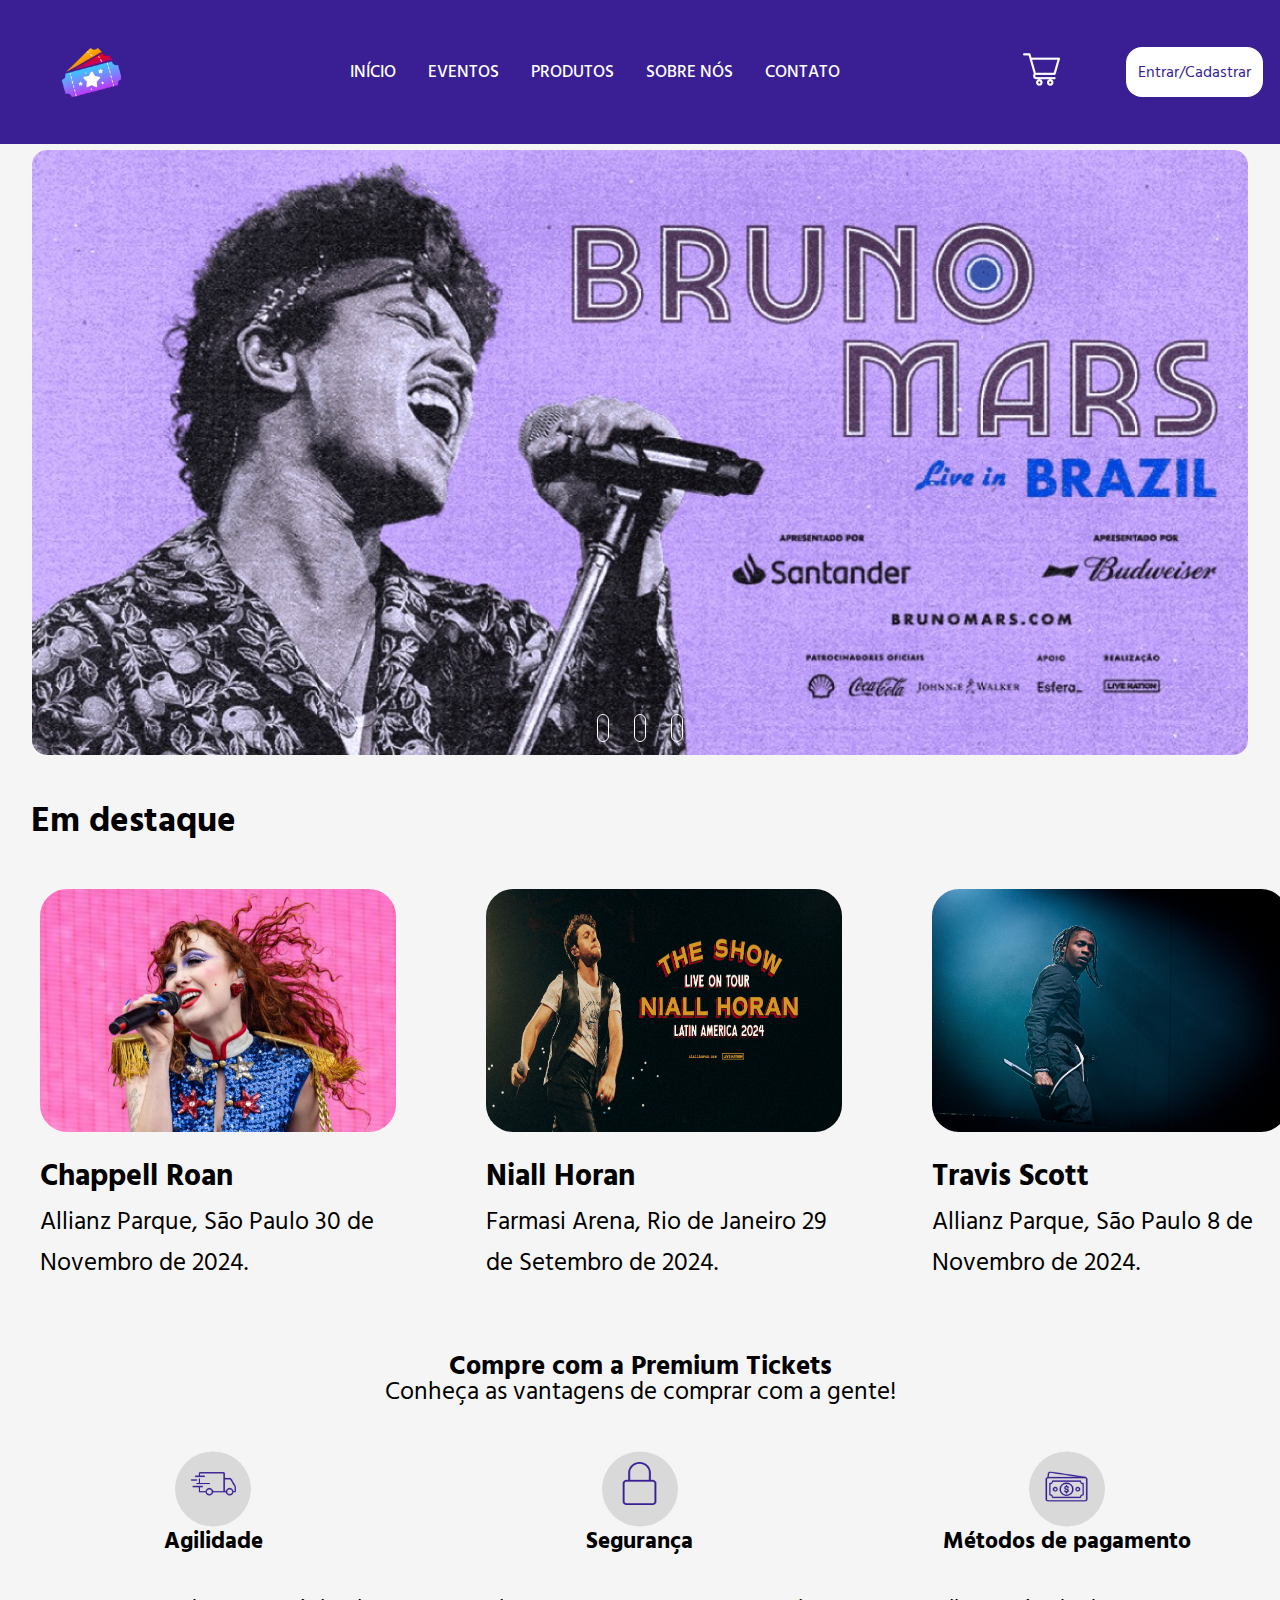
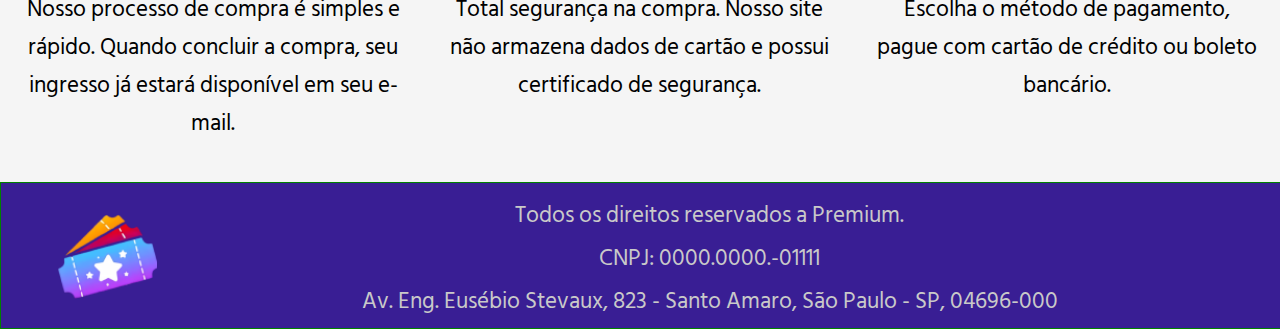
<file: index.html>
<!DOCTYPE html>
<html lang="pt-br">
<head>
    <meta charset="UTF-8">
    <meta name="viewport" content="width=device-width, initial-scale=1.0">
    <title>Início</title>
    <link rel="shortcut icon" href="imgs/favicon.ico" type="image/x-icon">
    <link rel="stylesheet" href="/src/styles/reset.css">
    <link rel="stylesheet" href="/src/styles/root.css">
    <link rel="stylesheet" href="/src/styles/styleNavFooter.css">
    <link rel="stylesheet" href="/src/styles/styleHome.css">
    <!-- MEDIA QUERIES -->
    <!-- <link rel="stylesheet" href="../styles/mediaQueries/mediaQueries_Index.css"> -->
    <link rel="stylesheet" href="/src/styles/mediaQueries/mediaQueries_NavAndFooter.css">
    <link rel="stylesheet" href="/src/styles/mediaQueries/mediaQueries_Index.css">
</head>
<body>
    <nav>
        <div class="container_img">
            <img src="/assets/geral_icons/logo.png" alt="">
        </div>

        <div class="container_nav__a">
            <a href="/index.html">INÍCIO</a>
            <a href="/src/html/eventos.html">EVENTOS</a>
            <a href="/src/html/produtosEventos.html">PRODUTOS</a>
            <a href="/src/html/sobreNos.html">SOBRE NÓS</a>
            <a href="/src/html/contato.html">CONTATO</a>
        </div>

        <!-- AQUI ABRE O CARRINHO DE COMPRAS -->
        <div class="container_nav__icon_shoppingCart">
          <input type="image" src="/assets/geral_icons/icon_shoppingCart.png">
        </div>

        <div class="container_nav__button_cadastro">
            <a href="/src/html/login.html">Entrar/Cadastrar</a>
        </div>
    </nav>
    <!-- MAIN -->
    <main>
      <!-- CONTAINER SLIDE -->
        <div class="slider">
          <div class="slides">
            <!-- Radio buttons/ botões de opções-->
            <input type="radio" name="radio-btn" id="radio1" checked>
            <input type="radio" name="radio-btn" id="radio2">
            <input type="radio" name="radio-btn" id="radio3">
            <!-- Fim Radio Buttons -->
    
            <!-- Slide imagens -->
            <div class="slide first">
              <a href=""><img src="assets/imgs/imgs_page_home/Evento_BrunoMars.png" alt="brunoMars"></a>
              <!-- colocar o link da pag de evento do brunin -->
            </div>
            <div class="slide">
              <a href=""><img src="assets/imgs/imgs_page_home/Evento_Niall.png" alt="niall"></a> <!-- colocar o link da pag de evento do Niall -->
            </div>
            <div class="slide">
              <a href=""><img src="assets/imgs/imgs_page_home/Evento_Lollapalooza.png" alt="lollapalooza"></a>
              <!-- colocar o link da pag de evento do lola -->
            </div>
            <!-- Fim Slide imagens -->
    
            <!-- Navegação automatica -->
            <div class="navegation-auto">
              <div class="auto-btn1"></div>
              <div class="auto-btn2"></div>
              <div class="auto-btn3"></div>
            </div>
    
          </div>
        </div>
    
        <div class="manual-navegation">
          <label for="radio1" class="manual-btn"></label>
          <label for="radio2" class="manual-btn"></label>
          <label for="radio3" class="manual-btn"></label>
        </div>
    
        </div>

        <!-- SCRIPT DO SLIDE -->
        <script src="/src/js/carousel_home.js"></script>
        </main>
        <h2>Em destaque</h2>
  <div class="destaque">
    <div class="eventos">
      <a href=""><img src="assets/imgs/imgs_page_home/chappell_Roan.png" alt="chappel" class="img-evento"></a>
      <!--colocar a pag de evento deles-->
      <h3>Chappell Roan</h3>
      <p>Allianz Parque, São Paulo
        30 de Novembro de 2024.</p>
    </div>
    <div class="eventos">
      <a href=""><img src="assets/imgs/imgs_page_home/Evento_Niall.png" alt="niall" class="img-evento"></a>
      <!--colocar a pag de evento deles-->
      <h3>Niall Horan</h3>
      <p>Farmasi Arena, Rio de Janeiro
        29 de Setembro de 2024.</p>
    </div>
    <div class="eventos">
      <a href=""><img src="assets/imgs/imgs_page_home/travis_scott.jpg" alt="travis" class="img-evento"></a>
      <!--colocar a pag de evento deles-->
      <h3>Travis Scott</h3>
      <p>Allianz Parque, São Paulo
        8 de Novembro de 2024.</p>
    </div>
  </div>

  <div class="detalhes">
    <h1>Compre com a Premium Tickets</h1>
    <p>Conheça as vantagens de comprar com a gente!</p>
  </div>

<!-- agilidade, segurança e metodos de pagamento -->
  <div class="detalhes-icones">
    <div class="icones">
      <div class="circulo"></div>
      <img src="/assets/geral_icons/icone_agilidade.png" alt="agilidade" width="37" height="37" class="icone" style="top: 6%;">
      <h3>Agilidade</h3>
      <p>Nosso processo de compra é simples e rápido. Quando concluir a compra, seu ingresso já estará disponível em seu e-mail.</p>
    </div>
    <div class="icones">
      <div class="circulo"></div>
      <img src="/assets/geral_icons/icone_seguranca.png" alt="segurança" width="25" height="29" class="icone" style="top: 6%;" >
      <h3>Segurança</h3>
      <p>Total segurança na compra. Nosso site não armazena dados de cartão e possui certificado de segurança.</p>
    </div>
    <div class="icones">
      <div class="circulo"></div>
      <img src="/assets/geral_icons/icone_pagamento.png" alt="metodo-pagamento" width="32" height="32" class="icone" style="top: 7%;">
      <h3>Métodos de pagamento</h3>
      <p>Escolha o método de pagamento, pague com cartão de crédito ou boleto bancário.</p>
    </div>
  </div>

  <!-- FOOTER -->
  <footer>
    <div class="container_img">
        <img src="/assets/geral_icons/logo.png" alt="">
    </div>
    <div class="container_infos_footer">
        <div class="infos_footer__direitos">
          <p>
              Todos os direitos reservados a Premium. 
          </p>
        </div>
        <div class="infos_footer__cnpj">
          <p>
              CNPJ: 0000.0000.-01111 
          </p>
        </div>
          <div class="infos_footer__endereco">
            <p>
              Av. Eng. Eusébio Stevaux, 823 - Santo Amaro, São Paulo - SP, 04696-000
            </p>
          </div>
    </div>
  </footer>
</body>
</html>
</file>
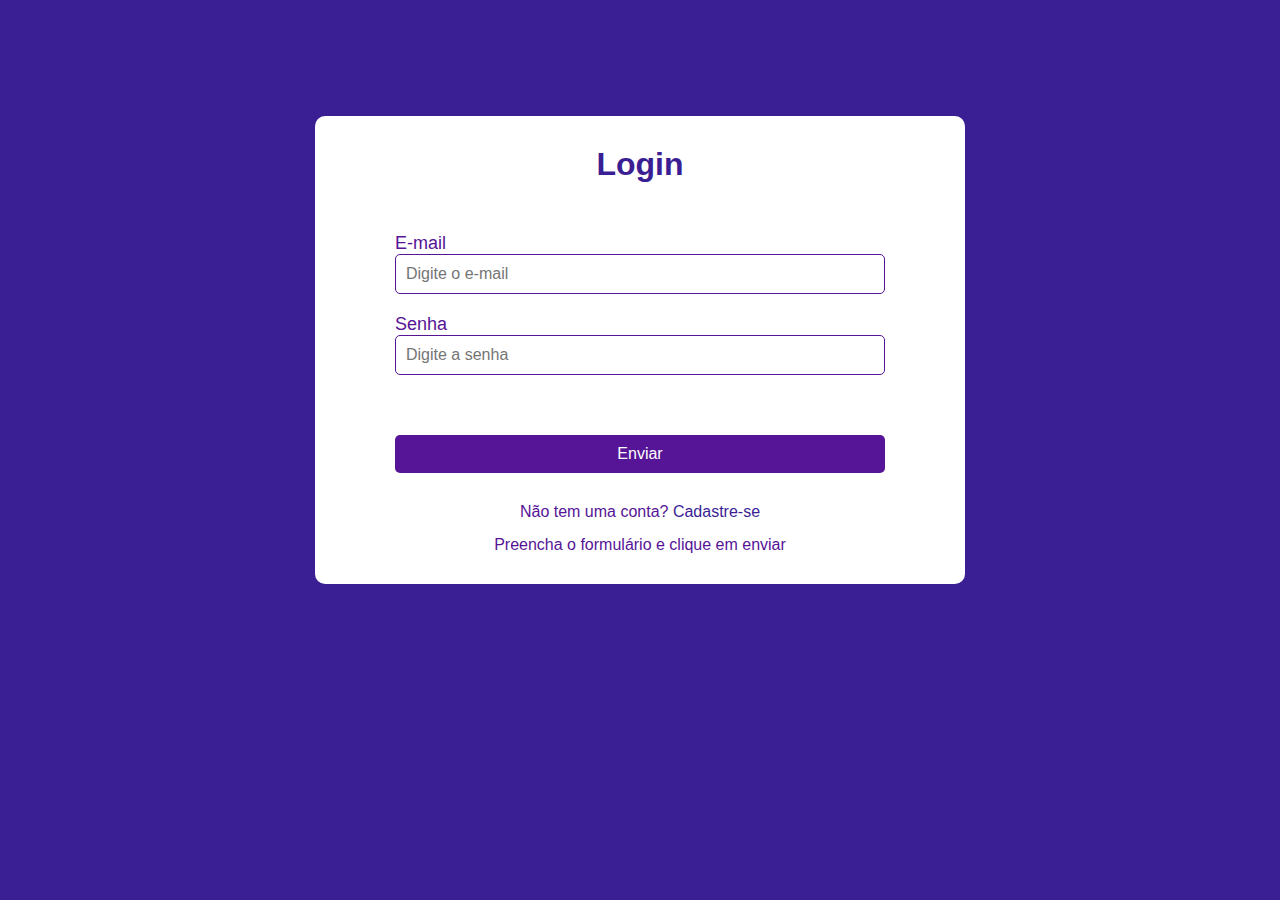
<file: login.html>
<!DOCTYPE html>
<html lang="pt-br">
<head>
    <meta charset="UTF-8">
    <meta name="viewport" content="width=device-width, initial-scale=1.0">
    <title>Login</title>
    <link rel="stylesheet" href="/styles/root.css">
    <link rel="stylesheet" href="/styles/auth.css"><!--auth.css – Abreviação de autenticação-->
    <script> // js para verificar o email antes de mandar para o BD
        function validarForm() { //essa função verifica se o email é valido
            var val = document.getElementById("valido");
            try {
                var y = document.forms["meuForm"]["email"].value;
                var atpos = y.indexOf("@");
                var dotpos = y.lastIndexOf(".");
                if (atpos < 1 || dotpos < atpos + 2 || dotpos + 2 >= y.length) {
                    throw "Digite um e-mail válido!";
                }
                return true;
            } catch (err) {
                val.style.color = "#FF0000";
                val.innerHTML = "Erro: " + err;
                return false;
            } // fim do catch
        } //fim da função
    </script>
</head>

<body>
    <div class="container">
        <div class="login">
            <h1>Login</h1>
            <form method="post" action="" name="meuForm" onsubmit="return validarForm();">
                <!--chama a função--><!-- TENHO Q colocar a action, para onde o dados do form serao enviados-->
                <div class="grupo">
                    <label for="email">E-mail </label> <br>
                    <input type="text" name="email" placeholder="Digite o e-mail" maxlength="50" class="input-espaco"
                        required>
                    <br>
                    <label for="senha">Senha </label> <br>
                    <input type="password" name="senha" placeholder="Digite a senha" maxlength="20" class="input-espaco"
                        required>
                    </p>
                </div>
                <input class="botao" type="submit" value="Enviar">

            </form>
            <p>Não tem uma conta? <a href="cadastrese.html">Cadastre-se</a></p>
            <p id="valido">Preencha o formulário e clique em enviar</p>
        </div>
    </div>
</body>
</html>
</file>
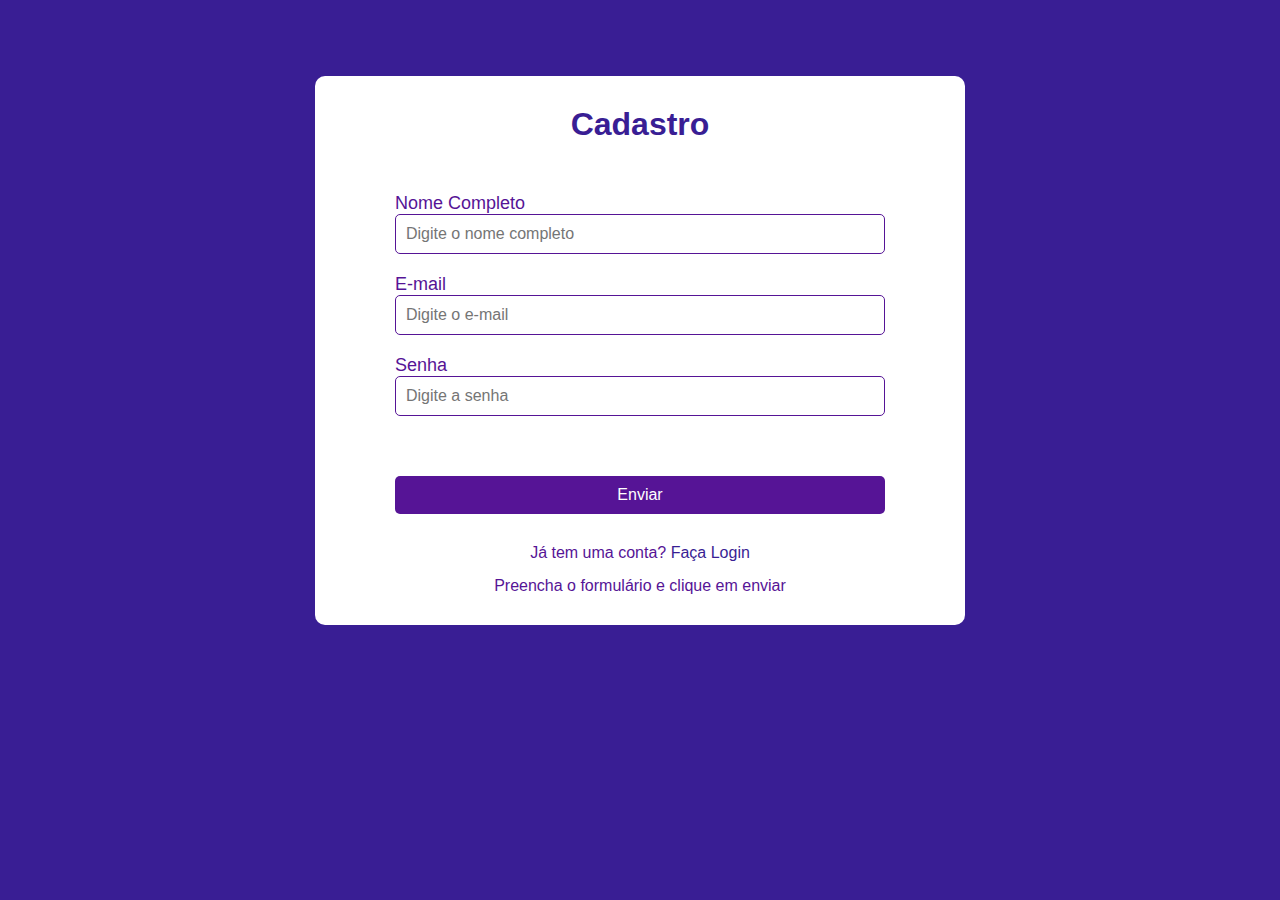
<file: src/html/cadastrese.html>
<!DOCTYPE html>
<html lang="pt-br">

<head>
    <meta charset="UTF-8">
    <meta name="viewport" content="width=device-width, initial-scale=1.0">
    <title>Cadastro</title>
    <link rel="stylesheet" href="/src/styles/root.css">
    <link rel="stylesheet" href="/src/styles/auth.css">
    <!-- MEDIA QUERIES -->
    <link rel="stylesheet" href="../styles/mediaQueries/mediaQueries_Cadastro.css">
    <!--auth.css – Abreviação de autenticação, abrange tanto login quanto cadastro.-->
    <script> // js para verificar o email antes de mandar para o BD
        function validarForm() { //essa função verifica se o email é valido
            var val = document.getElementById("valido");
            try {
                var y = document.forms["meuForm"]["email"].value;
                var atpos = y.indexOf("@");
                var dotpos = y.lastIndexOf(".");
                if (atpos < 1 || dotpos < atpos + 2 || dotpos + 2 >= y.length) {
                    throw "Digite um e-mail válido!";
                }
                return true;
            } catch (err) {
                val.style.color = "#FF0000";
                val.innerHTML = "Erro: " + err;
                return false;
            } // fim do catch
        } //fim da função
    </script>
</head>
<body>
    <div class="container">
        <div class="cadastro">
            <h1>Cadastro</h1>
            <form method="post" action="" name="meuForm" onsubmit="return validarForm();">
                <!--chama a função--><!-- TENHO Q colocar a action, para onde o dados do form serao enviados-->
                <div class="grupo">
                    <label for="nome">Nome Completo</label> <br>
                    <input type="text" name="nome" placeholder="Digite o nome completo" maxlength="70" class="input-espaco" required>
                    <label for="email">E-mail </label> <br>
                    <input type="text" name="email" placeholder="Digite o e-mail" maxlength="50" class="input-espaco" required>
                    <label for="senha">Senha </label> <br>
                    <input type="password" name="senha" placeholder="Digite a senha" maxlength="20" class="input-espaco" required>
                    </p>
                </div>
                <input class="botao" type="submit" value="Enviar">

            </form>
            <p>Já tem uma conta? <a href="/src/html/login.html">Faça Login</a></p>
            <p id="valido">Preencha o formulário e clique em enviar</p>
        </div>
    </div>
</body>
</html>
</file>
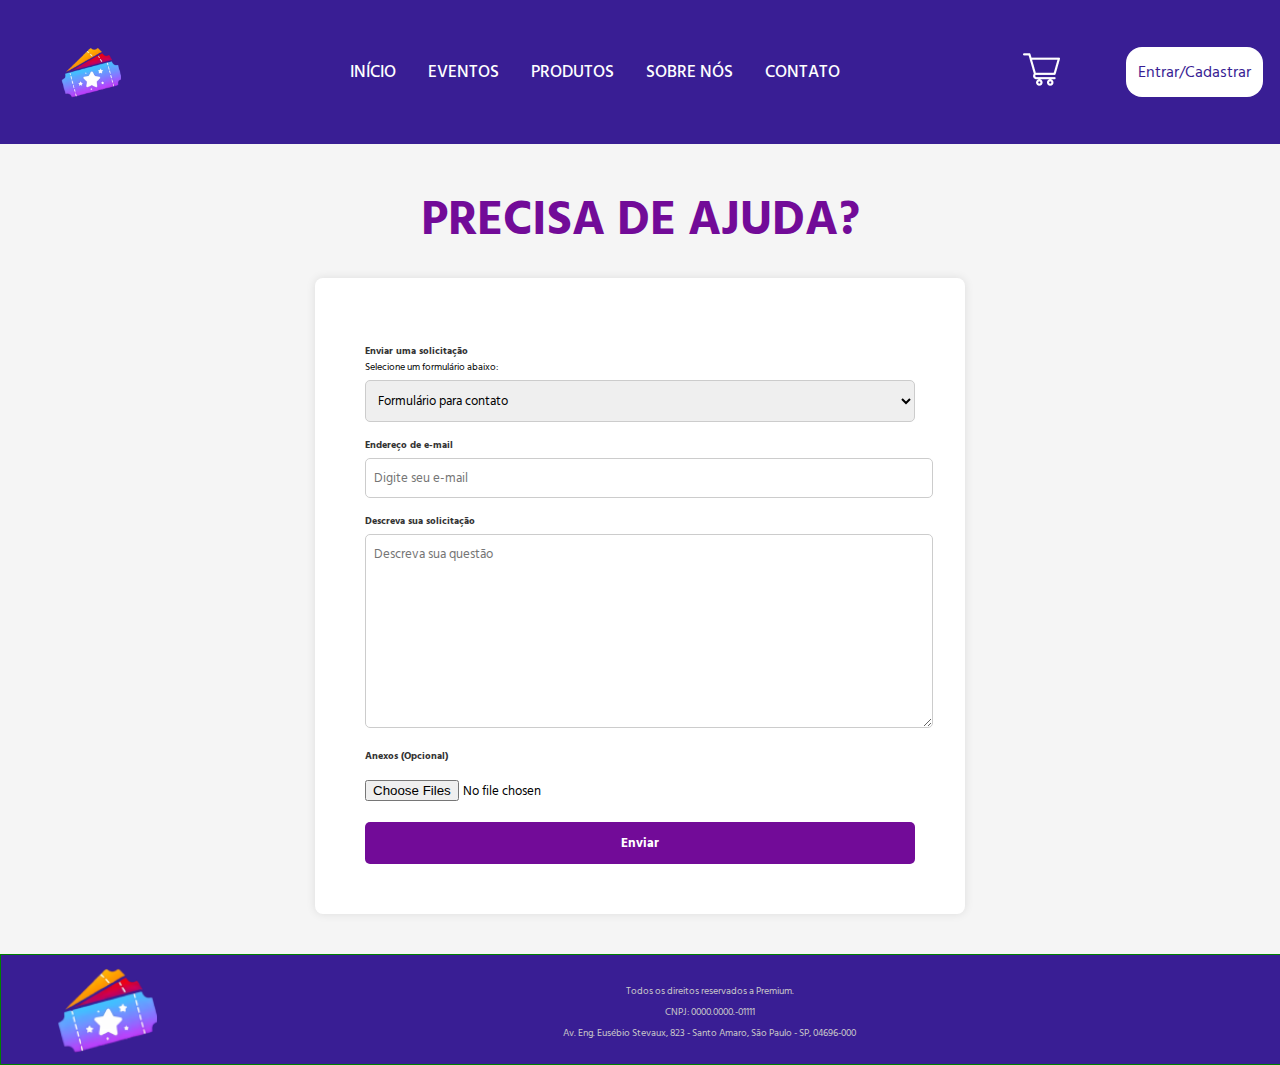
<file: src/html/contato.html>
<!DOCTYPE html>
<html lang="pt-BR">
<head>
    <meta charset="UTF-8">
    <meta name="viewport" content="width=device-width, initial-scale=1.0">
    <title>Formulário de Ajuda</title>
    <link rel="stylesheet" href="../styles/reset.css">
    <link rel="stylesheet" href="../styles/root.css">
    <link rel="stylesheet" href="../styles/styleNavFooter.css">
    <link rel="stylesheet" href="../styles/styleForms.css">
    <!-- MEDIA QUERIES -->
    <link rel="stylesheet" href="/src/styles/mediaQueries/mediaQueries_NavAndFooter.css">
    <link rel="stylesheet" href="../styles/mediaQueries/mediaQueries_Contact.css">
</head>
<body>
  <nav class="nav_forms">
    <div class="container_img">
        <img src="/assets/geral_icons/logo.png" alt="">
    </div>

    <div class="container_nav__a">
        <a href="/index.html">INÍCIO</a>
        <a href="/src/html/eventos.html">EVENTOS</a>
        <a href="/src/html/produtosEventos.html">PRODUTOS</a>
        <a href="/src/html/sobreNos.html">SOBRE NÓS</a>
        <a href="/src/html/contato.html">CONTATO</a>
    </div>
      <!-- AQUI ABRE O CARRINHO DE COMPRAS -->
      <div class="container_nav__icon_shoppingCart">
        <input type="image" src="/assets/geral_icons/icon_shoppingCart.png">
      </div>

      <div class="container_nav__button_cadastro">
          <a href="login.html">Entrar/Cadastrar</a>
      </div>
  </nav>

<main>
    <h1>PRECISA DE AJUDA?</h1>
    <div class="container">
    
     <label>Enviar uma solicitação</label>
        <p>Selecione um formulário abaixo:</p>
        <select>
            <option value="contato">Formulário para contato</option>
            <option value="suporte">Formulário para suporte</option>
            <option value="reclamacao">Formulário para reclamação</option>
            <option value="feedback">Formulário para feedback</option>
        </select>
    
        <label>Endereço de e-mail</label>
        <input type="email" placeholder="Digite seu e-mail">
    
        <label>Descreva sua solicitação</label>
        <textarea rows="8" placeholder="Descreva sua questão"></textarea>
    
        <label>Anexos (Opcional)</label>
        <br>
        <input type="file" multiple>
    
        <button type="submit">Enviar</button>
    </div>
</main> 

<footer>
  <div class="container_img">
    <img src="/assets/geral_icons/logo.png" alt="" />
  </div>
    <div class="container_infos_footer">
        <div class="infos_footer__direitos">
          <p>
              Todos os direitos reservados a Premium. 
          </p>
        </div>
        <div class="infos_footer__cnpj">
          <p>
              CNPJ: 0000.0000.-01111 
          </p>
        </div>
          <div class="infos_footer__endereco">
            <p>
              Av. Eng. Eusébio Stevaux, 823 - Santo Amaro, São Paulo - SP, 04696-000
            </p>
          </div>
    </div>
  </footer>

</body>
</html>
</file>
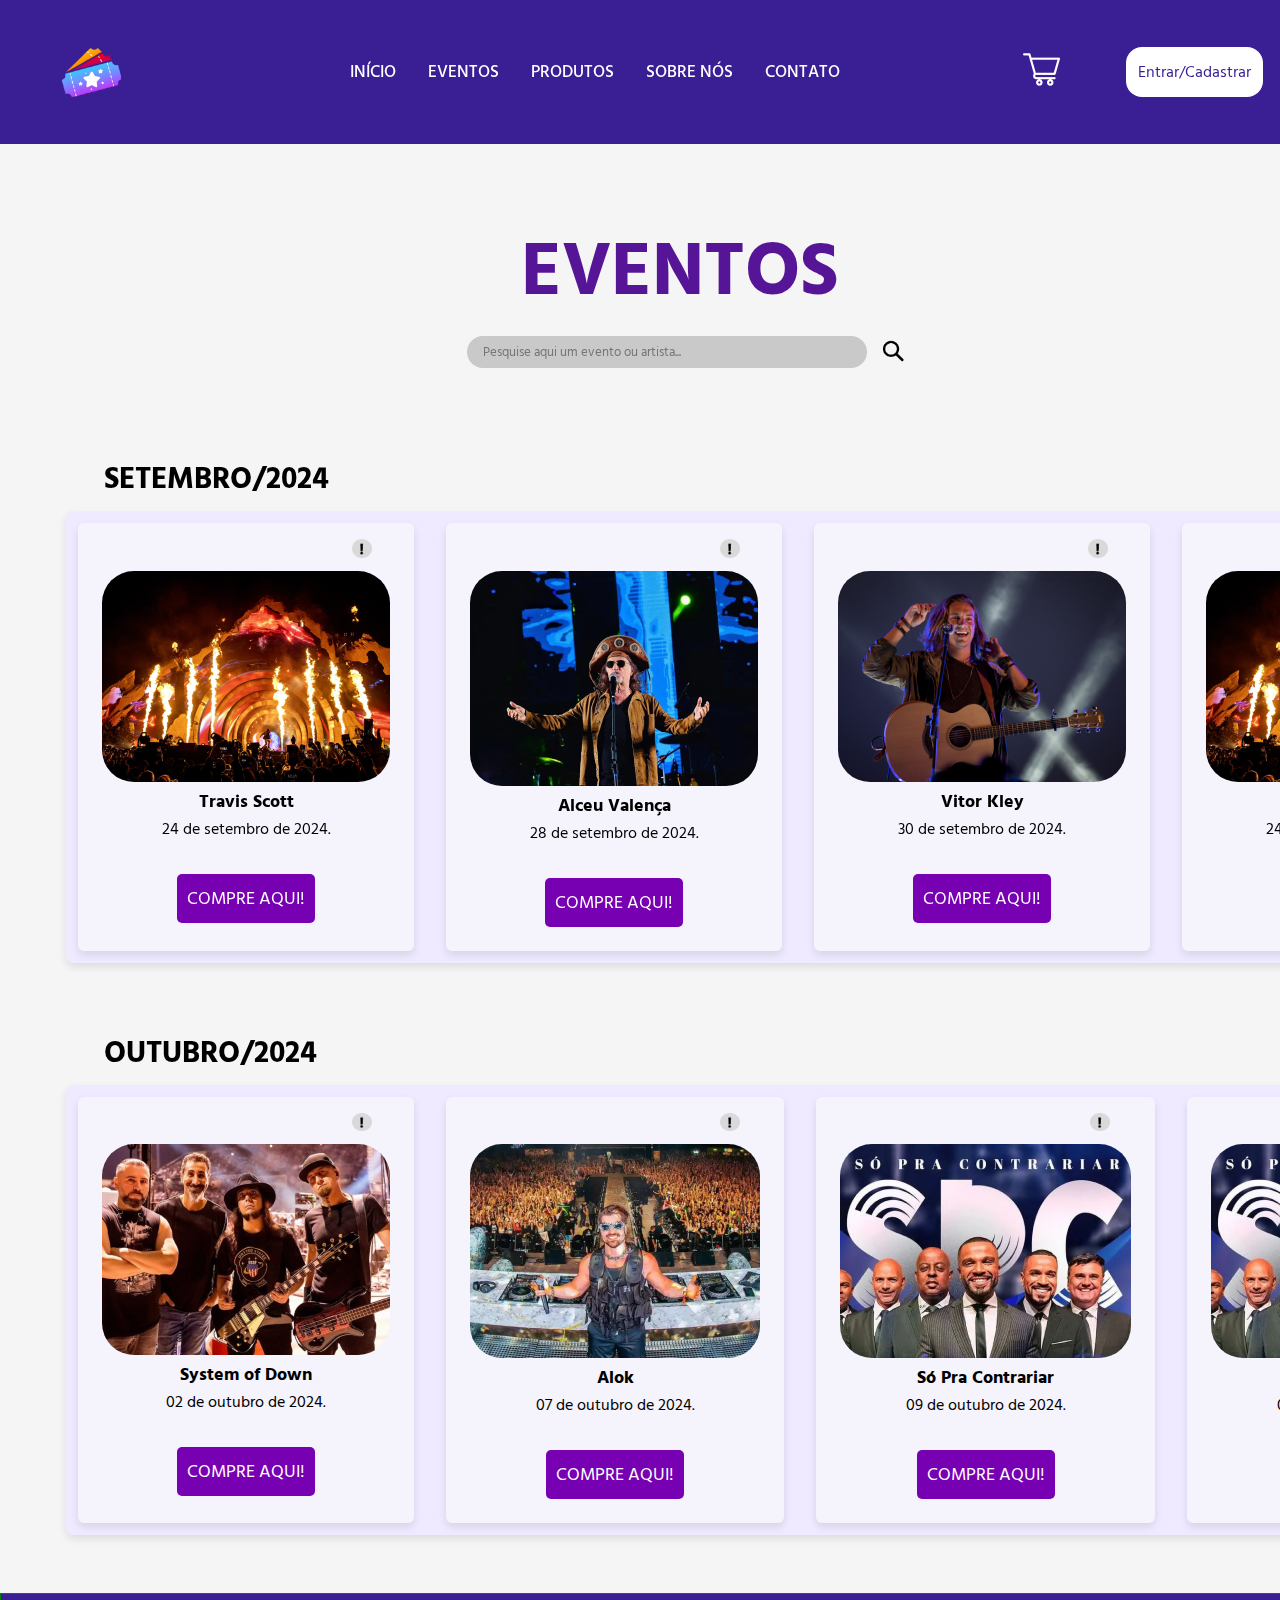
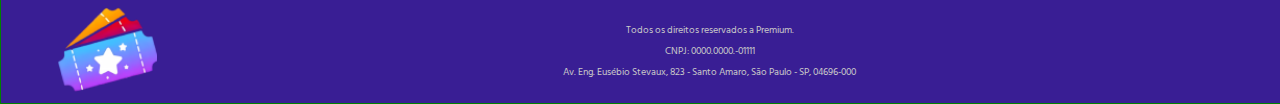
<file: src/html/eventos.html>
<!DOCTYPE html>
<html lang="pt-br">
  <head>
    <meta charset="UTF-8" />
    <meta name="viewport" content="width=device-width, initial-scale=1.0" />
    <title>Eventos</title>
    <link rel="shortcut icon" href="imgs/favicon.ico" type="image/x-icon">
    <link rel="stylesheet" href="../styles/reset.css" />
    <link rel="stylesheet" href="../styles/root.css" />
    <link rel="stylesheet" href="../styles/styleNavFooter.css">
    <link rel="stylesheet" href="../styles/styleEvent.css" />
    <!-- MEDIA QUERIES -->
     <link rel="stylesheet" href="/src/styles/mediaQueries/mediaQueries_NavAndFooter.css">
    <link rel="stylesheet" href="../styles/mediaQueries/mediaQueries_Event.css">
  </head>
  <body>
    <nav>
      <div class="container_img">
          <img src="/assets/geral_icons/logo.png" alt="">
      </div>

      <div class="container_nav__a">
          <a href="/index.html">INÍCIO</a>
          <a href="/src/html/eventos.html">EVENTOS</a>
          <a href="/src/html/produtosEventos.html">PRODUTOS</a>
          <a href="/src/html/sobreNos.html">SOBRE NÓS</a>
          <a href="/src/html/contato.html">CONTATO</a>
      </div>

      <!-- AQUI ABRE O CARRINHO DE COMPRAS -->
      <div class="container_nav__icon_shoppingCart">
        <input type="image" src="/assets/geral_icons/icon_shoppingCart.png">
      </div>

      <div class="container_nav__button_cadastro">
          <a href="/src/html/login.html">Entrar/Cadastrar</a>
      </div>
  </nav>
  <main>
      <section class="container_section_search_events">
        <h1>EVENTOS</h1>
        <div class="container_search_event">
          <input
            type="search"
            name=""
            id=""
            placeholder="Pesquise aqui um evento ou artista..."
          />
          <img src="/assets/geral_icons/icon_search.png" alt="" />
        </div>
      </section>

      <div id="btn-left" onclick="direcao(1)">
        <
      </div>

      <section class="container_events">
        <h2>SETEMBRO/2024</h2>

        <div class="events carrossel" id="contentSlide">
            <div class="div_events" id="block">
              <div class="img_logo_aviso">
                <img src="/assets/geral_icons/logo_aviso.png" alt="" />
            </div>
              <div class="div_img_events">
                <img class="imgs_events" src="/assets/imgs/imgs_page_event/travisscott.png" alt="" />
            </div>
              <h3>Travis Scott</h3>
              <p>24 de setembro de 2024.</p>
              <div>
                <div class="events_button_comprar">
                    <button type="button">
                        COMPRE AQUI!
                    </button>
                </div>
            </div>
          </div>
          <!-- outra div -->
            <div class="div_events" id="block">
                <div class="img_logo_aviso">
                    <img src="/assets/geral_icons/logo_aviso.png" alt="" />
                </div>
              <img class="imgs_events" src="/assets/imgs/imgs_page_event/alceuvalenca.png" alt="" />
              <h3>Alceu Valença</h3>
              <p>28 de setembro de 2024.</p>
              <div class="events_button_comprar">
                <button type="button">
                    COMPRE AQUI!
                </button>
            </div>
            </div>
            <div class="div_events" id="block">
                <div class="img_logo_aviso">
                    <img src="/assets/geral_icons/logo_aviso.png" alt="" />
                </div>
              <img class="imgs_events" src="/assets/imgs/imgs_page_event/vitorkley.png" alt="" />
              <h3>Vitor Kley</h3>
              <p>30 de setembro de 2024.</h4>
              <div class="events_button_comprar">
                <button type="button">
                    COMPRE AQUI!
                </button>
            </div>
            </div>
            <!-- outra div -->
            <div class="div_events" id="block">
              <div class="img_logo_aviso">
                <img src="/assets/geral_icons/logo_aviso.png" alt="" />
            </div>
              <div class="div_img_events">
                <img class="imgs_events" src="/assets/imgs/imgs_page_event/travisscott.png" alt="" />
            </div>
              <h3>Travis Scott</h3>
              <p>24 de setembro de 2024.</p>
              <div>
                <div class="events_button_comprar">
                    <button type="button">
                        COMPRE AQUI!
                    </button>
                </div>
            </div>
            </div>
            <!-- outra div -->
            <div class="div_events" id="block">
                <div class="img_logo_aviso">
                    <img src="/assets/geral_icons/logo_aviso.png" alt="" />
                </div>
              <img class="imgs_events" src="/assets/imgs/imgs_page_event/alceuvalenca.png" alt="" />
              <h3>Alceu Valença</h3>
              <p>28 de setembro de 2024.</p>
              <div class="events_button_comprar">
                <button type="button">
                    COMPRE AQUI!
                </button>
            </div>
            </div>
            <!-- outra div -->
            <div class="div_events" id="block">
                <div class="img_logo_aviso">
                    <img src="/assets/geral_icons/logo_aviso.png" alt="" />
                </div>
              <img class="imgs_events" src="/assets/imgs/imgs_page_event/vitorkley.png" alt="" />
              <h3>Vitor Kley</h3>
              <p>30 de setembro de 2024.</h4>
              <div class="events_button_comprar">
                <button type="button">
                    COMPRE AQUI!
                </button>
            </div>
            </div>
            <!-- outra div -->
            <div class="div_events" id="block">
                <div class="img_logo_aviso">
                    <img src="/assets/geral_icons/logo_aviso.png" alt="" />
                </div>
              <img class="imgs_events" src="/assets/imgs/imgs_page_event/alceuvalenca.png" alt="" />
              <h3>Alceu Valença</h3>
              <p>28 de setembro de 2024.</p>
              <div class="events_button_comprar">
                <button type="button">
                    COMPRE AQUI!
                </button>
            </div>
            </div>
            <!-- outra div -->
            <div class="div_events" id="block">
                <div class="img_logo_aviso">
                    <img src="/assets/geral_icons/logo_aviso.png" alt="" />
                </div>
              <img class="imgs_events" src="/assets/imgs/imgs_page_event/vitorkley.png" alt="" />
              <h3>Vitor Kley</h3>
              <p>30 de setembro de 2024.</h4>
              <div class="events_button_comprar">
                <button type="button">
                    COMPRE AQUI!
                </button>
            </div>
            </div>
        </div>
      </section>

      <div id="btn-right" onclick="direcao(2)">
        >
      </div>

      <div id="btn-left02" onclick="direcao02(1)">
        <
      </div>

      <section class="container_events">
        <h2>OUTUBRO/2024</h2>

        <!-- AQUI -->
          <div class="events carrossel" id="contentSlide02">
              <div class="div_events" id="block">
                <div class="img_logo_aviso">
                  <img src="/assets/geral_icons/logo_aviso.png" alt="" />
              </div>
              <div class="div_img_events">
                <img class="imgs_events" src="/assets/imgs/imgs_page_event/systemofdown.png" alt="" />
            </div>
              <h3>System of Down</h3>
              <p>02 de outubro de 2024.</p>
                <div>
                  <div class="events_button_comprar">
                      <button type="button">
                          COMPRE AQUI!
                      </button>
                  </div>
              </div>
            </div>
            <!-- outra div -->
              <div class="div_events" id="block">
                  <div class="img_logo_aviso">
                      <img src="/assets/geral_icons/logo_aviso.png" alt="" />
                  </div>
                  <img class="imgs_events" src="/assets/imgs/imgs_page_event/alok.png" alt="" />
                  <h3>Alok</h3>
                  <p>07 de outubro de 2024.</p>
                <div class="events_button_comprar">
                  <button type="button">
                      COMPRE AQUI!
                  </button>
              </div>
              </div>
              <!-- outra div -->
              <div class="div_events" id="block">
                  <div class="img_logo_aviso">
                      <img src="/assets/geral_icons/logo_aviso.png" alt="" />
                  </div>
                  <img class="imgs_events" src="/assets/imgs/imgs_page_event/sopracontrariar.png" alt="" />
                  <h3>
                    Só Pra Contrariar
                </h3>
                  <p>
                    09 de outubro de 2024.
                  </p>
                <div class="events_button_comprar">
                  <button type="button">
                      COMPRE AQUI!
                  </button>
              </div>
              </div>
              <!-- outra div -->
              <div class="div_events" id="block">
                  <div class="img_logo_aviso">
                      <img src="/assets/geral_icons/logo_aviso.png" alt="" />
                  </div>
                  <img class="imgs_events" src="/assets/imgs/imgs_page_event/sopracontrariar.png" alt="" />
                  <h3>
                    Só Pra Contrariar
                </h3>
                  <p>
                    09 de outubro de 2024.
                  </p>
                <div class="events_button_comprar">
                  <button type="button">
                      COMPRE AQUI!
                  </button>
              </div>
              </div>
              <!-- outra div -->
              <div class="div_events" id="block">
                  <div class="img_logo_aviso">
                      <img src="/assets/geral_icons/logo_aviso.png" alt="" />
                  </div>
                  <img class="imgs_events" src="/assets/imgs/imgs_page_event/sopracontrariar.png" alt="" />
                  <h3>
                    Só Pra Contrariar
                </h3>
                  <p>
                    09 de outubro de 2024.
                  </p>
                <div class="events_button_comprar">
                  <button type="button">
                      COMPRE AQUI!
                  </button>
              </div>
              </div>
              <!-- outra div -->
              <div class="div_events" id="block">
                  <div class="img_logo_aviso">
                      <img src="/assets/geral_icons/logo_aviso.png" alt="" />
                  </div>
                  <img class="imgs_events" src="/assets/imgs/imgs_page_event/sopracontrariar.png" alt="" />
                  <h3>
                    Só Pra Contrariar
                </h3>
                  <p>
                    09 de outubro de 2024.
                  </p>
                <div class="events_button_comprar">
                  <button type="button">
                      COMPRE AQUI!
                  </button>
              </div>
              </div>
              <!-- outra div -->
              <div class="div_events" id="block">
                <div class="img_logo_aviso">
                    <img src="/assets/geral_icons/logo_aviso.png" alt="" />
                </div>
                <img class="imgs_events" src="/assets/imgs/imgs_page_event/alok.png" alt="" />
                <h3>Alok</h3>
                <p>07 de outubro de 2024.</p>
              <div class="events_button_comprar">
                <button type="button">
                    COMPRE AQUI!
                </button>
            </div>
        </div>
      </section>
    </main>

      <!-- 2 -> será usado como parâmetro na função indicada -->
      <div id="btn-right02" onclick="direcao02(2)">
        >
      </div>

       <!-- FOOTER -->
  <footer>
    <div class="container_img">
        <img src="/assets/geral_icons/logo.png" alt="">
    </div>
    <div class="container_infos_footer">
        <div class="infos_footer__direitos">
          <p>
              Todos os direitos reservados a Premium. 
          </p>
        </div>
        <div class="infos_footer__cnpj">
          <p>
              CNPJ: 0000.0000.-01111 
          </p>
        </div>
          <div class="infos_footer__endereco">
            <p>
              Av. Eng. Eusébio Stevaux, 823 - Santo Amaro, São Paulo - SP, 04696-000
            </p>
          </div>
    </div>
  </footer>

      <!--SCRIPT-->
      <script src="/src/js/carousel_events.js" defer></script>
  </body>
</html>
</file>
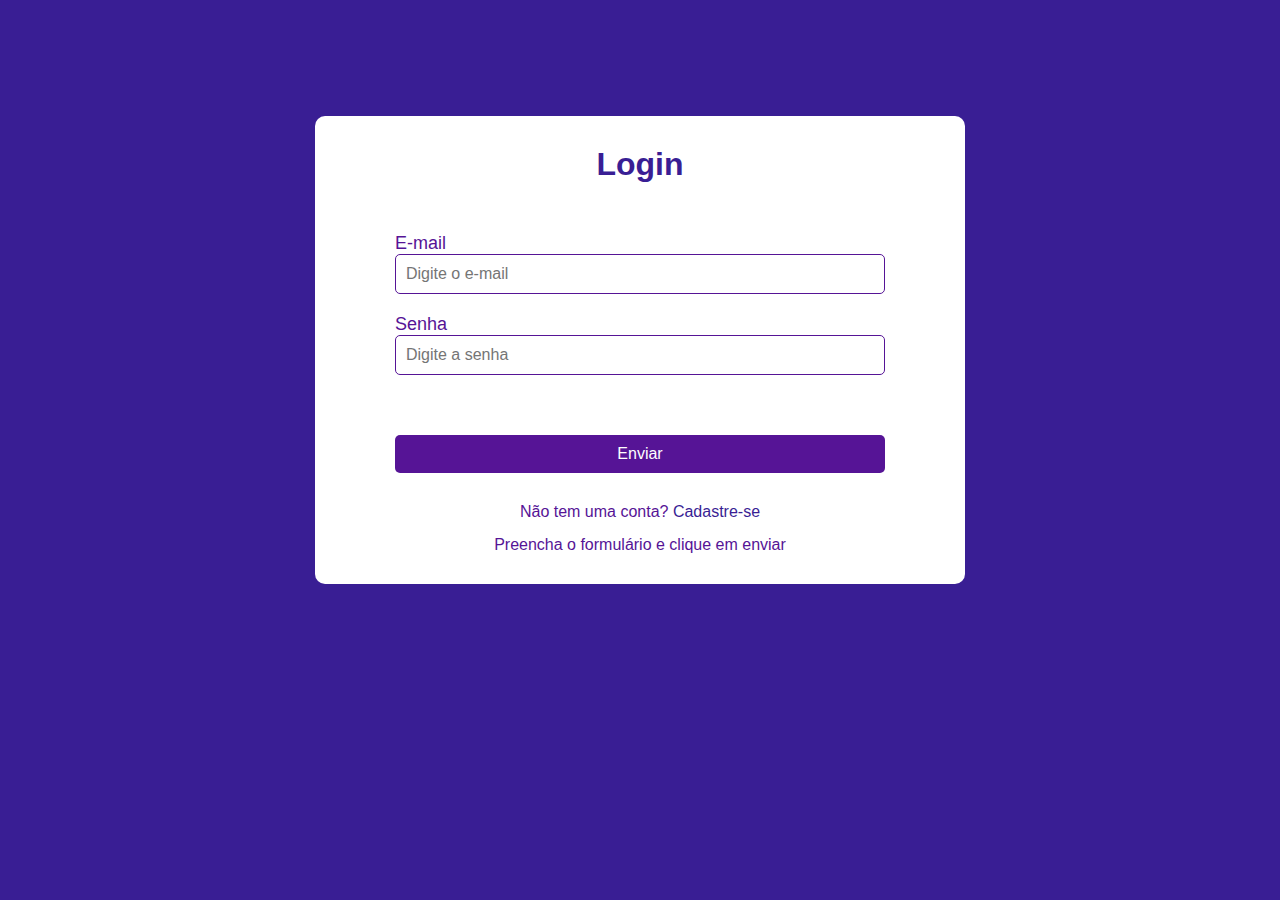
<file: src/html/login.html>
<!DOCTYPE html>
<html lang="pt-br">
<head>
    <meta charset="UTF-8">
    <meta name="viewport" content="width=device-width, initial-scale=1.0">
    <title>Login</title>
    <link rel="stylesheet" href="/src/styles/root.css">
    <link rel="stylesheet" href="/src/styles/auth.css"><!--auth.css – Abreviação de autenticação-->
    <!-- MEDIA QUERIES -->
    <link rel="stylesheet" href="../styles/mediaQueries/mediaQueries_Login.css">
</head>
<body>
    <div class="container">
        <div class="login">
            <h1>Login</h1>
            <form method="post" action="" name="meuForm" onsubmit="return validarForm();">
                <!--chama a função--><!-- TENHO Q colocar a action, para onde o dados do form serao enviados-->
                <div class="grupo">
                    <label for="email">E-mail </label> <br>
                    <input type="text" name="email" placeholder="Digite o e-mail" maxlength="50" class="input-espaco"
                        required>
                    <br>
                    <label for="senha">Senha </label> <br>
                    <input type="password" name="senha" placeholder="Digite a senha" maxlength="20" class="input-espaco"
                        required>
                    </p>
                </div>
                <input class="botao" type="submit" value="Enviar">

            </form>
            <p>Não tem uma conta? <a href="/src/html/cadastrese.html">Cadastre-se</a></p>
            <p id="valido">Preencha o formulário e clique em enviar</p>
        </div>
    </div>
    <script src="/src/js/validation_forms_login.js"></script>
</body>
</html>
</file>
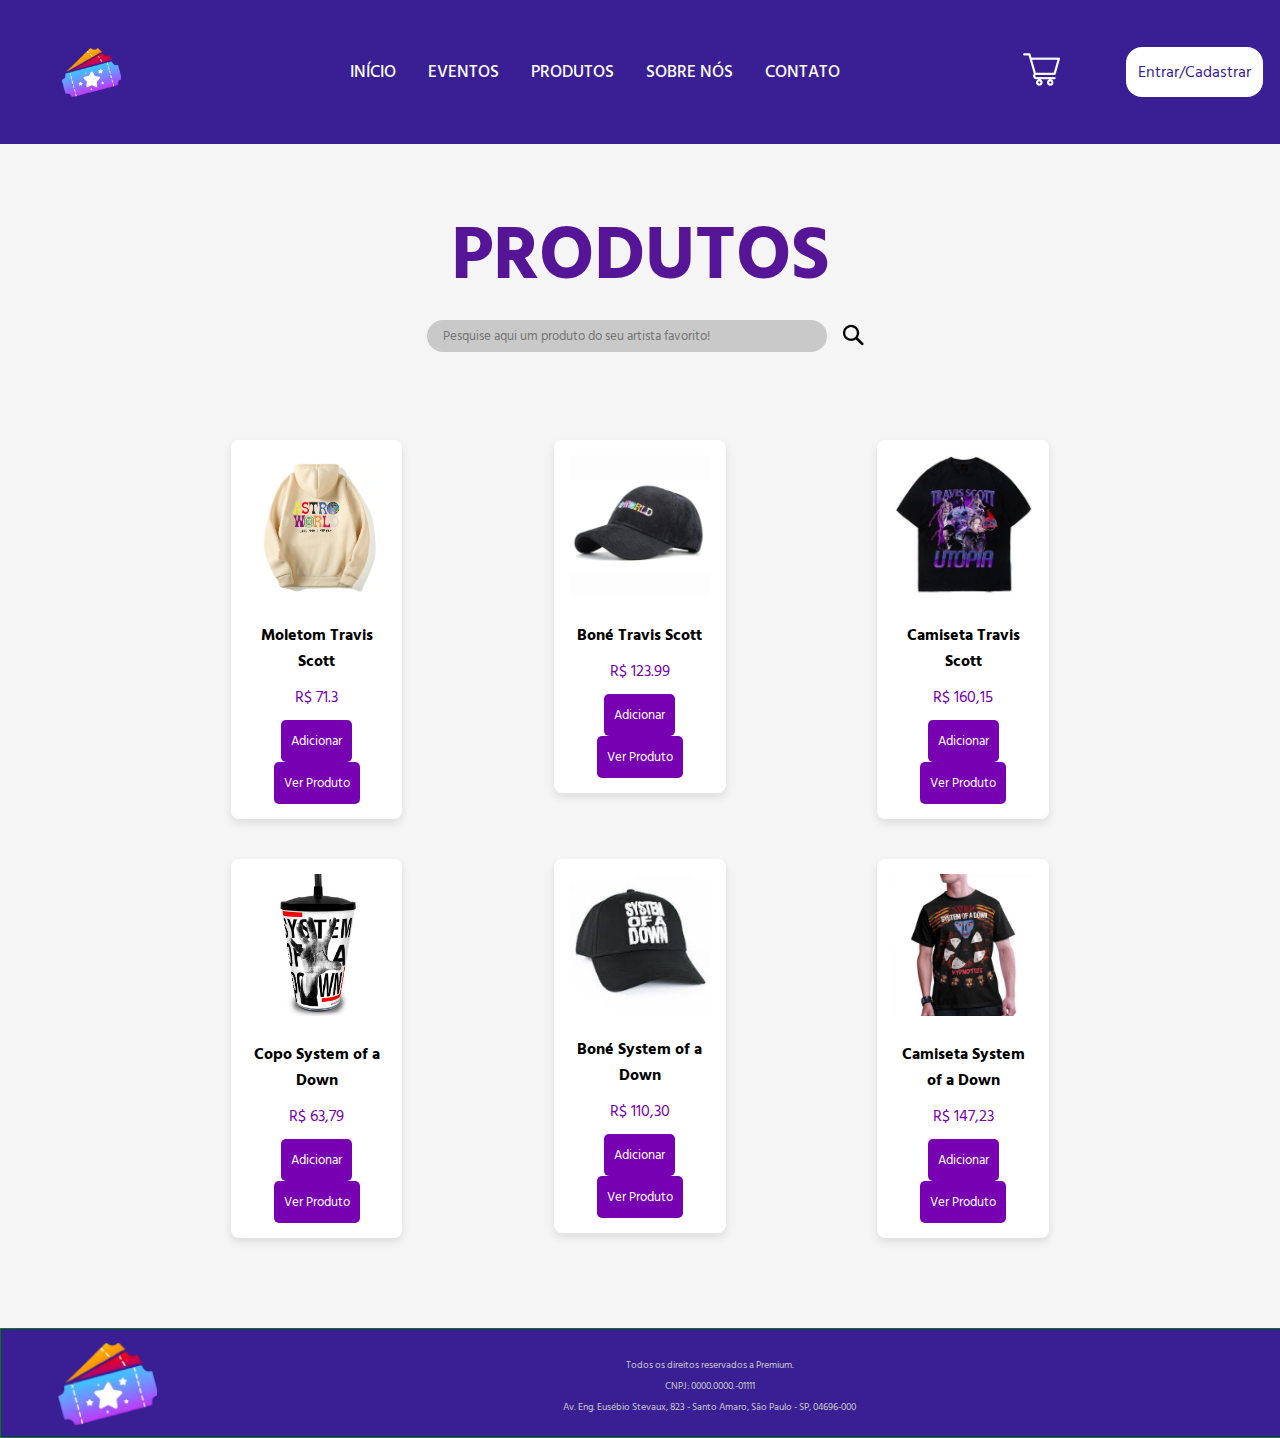
<file: src/html/produtosEventos.html>
<!DOCTYPE html>
<html lang="pt-br">
  <head>
    <meta charset="UTF-8" />
    <meta name="viewport" content="width=device-width, initial-scale=1.0" />
    <title>Produtos</title>
    <link
      rel="shortcut icon"
      href="/assets/geral_icons/favicon.ico"
      type="image/x-icon"
    />
    <link rel="stylesheet" href="../styles/reset.css" />
    <link rel="stylesheet" href="../styles/root.css" />
    <link rel="stylesheet" href="../styles/styleNavFooter.css" />
    <link rel="stylesheet" href="../styles/styleProducts.css" />
    <!-- VER DETALHES DO PRODUTO -->
    <link rel="stylesheet" href="../styles/styleContainerDetalhesProduto.css" />
    <link rel="stylesheet" href="../styles/styleDetalhesProduto.css" />
    <!-- CARRINHO DE COMPRAS -->
    <link rel="stylesheet" href="../styles/styleContainerDivCarrinho.css" />
    <link rel="stylesheet" href="../styles/styleCarrinho.css" />
    <!-- MEDIA QUERIES -->
    <link rel="stylesheet" href="/src/styles/mediaQueries/mediaQueries_NavAndFooter.css">
    <link rel="stylesheet" href="../styles/mediaQueries/mediaQueries_ProductsEvent.css">
  </head>
  <body>
    <nav>
      <div class="container_img">
        <img src="/assets/geral_icons/logo.png" alt="" />
      </div>

      <div class="container_nav__a">
        <a href="/index.html">INÍCIO</a>
        <a href="/src/html/eventos.html">EVENTOS</a>
        <a href="/src/html/produtosEventos.html">PRODUTOS</a>
        <a href="/src/html/sobreNos.html">SOBRE NÓS</a>
        <a href="/src/html/contato.html">CONTATO</a>
      </div>
      <!-- AQUI ABRE O CARRINHO DE COMPRAS -->
      <div class="container_nav__icon_shoppingCart">
        <input
          type="image"
          onclick="openShoppingCart()"
          src="/assets/geral_icons/icon_shoppingCart.png"
        />
      </div>

      <div class="container_nav__button_cadastro">
        <a href="login.html">Entrar/Cadastrar</a>
      </div>
    </nav>
    <main>
      <!-- INÍCIO DO CONTAINER DO CARRINHO DE COMPRAS -->
      <!-- Div para a janela modal -->
      <div id="modalContainer">
        <div id="modalContent">
          <div class="cart-container"></div>
          <!-- <button onclick="closeShoppingCart()" id="idCloseShoppingCart">X</button> -->
        </div>
      </div>
      <!-- FINAL DO CONTAINER CARRINHO DE COMPRAS -->

      <!--INÍCIO DO CONTAINER DETALHES DO PRODUTO (ALTERAR!)-->
      <div id="ContainerDetalhesProduto">
        <div id="conteudoDetalhesProduto">
          <div class="detalhesProduto">
            <button onclick="closeViewProduct()" id="idCloseDetalhesProduto">X</button>
            <section class="produto1">
              <h1>Moletom Travis Scott</h1>
              <div class="container_img_descricao">
                <img src="/assets/imgs/imgs_page_products/moletom_scott.png" alt="Moletom"/>
                  <div class="container_informacoes">
                    <div class="div_descricao_produto">
                      <h3>Descrição do Produto:</h3>
                      <p>
                        Cor: Única.
                      </p>
                        <p>
                          Modelo: Moletom Tradicional.
                        </p>
                        <p>
                          Tamanhos: P, M, G.
                        </p>
                        <p>
                          Tecido: 100% algodão.
                        </p>
                        <p>
                        Estampa: Alta durabilidade.
                      </p>
                    </div>
                    <div class="div_medidas_produto">
                      <h3>Medidas:</h3>
                      <p>
                        P (altura 64cm x largura 53cm x manga 58cm).
                      </p>
                        <p>
                          M (altura 64cm x largura 55cm x manga 62cm).
                        </p>
                        <p>
                        G (altura 70cm x largura 61cm x manga 66cm).
                      </p>
                      <h3>Tamanho</h3>
                      <input
                        id="tam"
                        name="tamanho"
                        type="radio"
                        value="pequeno"
                      />P
                      <input id="tam" name="tamanho" type="radio" value="medio" />M
                      <input id="tam" name="tamanho" type="radio" value="grande" />G
                    </div>
                    <div class="valor_produto" >
                      <p><span>Valor do Moletom:</span> R$ 265,30</p>
                    </div>
                                  </div>
                  </div>
              <button>Adicionar ao Carrinho</button>
            </section>
          </div>
        </div>
      </div>

      <script src="/src/js/openViewProduct.js"></script>
      <!--FIM DO CONTAINER DETALHES DO PRODUTO-->

      <section class="container_section_search_events">
        <h1>PRODUTOS</h1>
        <div class="container_search_event">
          <input
          type="search"
          name=""
          id=""
          placeholder="Pesquise aqui um produto do seu artista favorito!"
          />
          <img src="/assets/geral_icons/icon_search.png" alt="" />
        </div>
      </section>
      
      <!-- INÍCIO DO CONTEÚDO DA PÁGINA DE PRODUTOS -->
      <div class="product-grid">
        <div class="product">
          <!-- PRODUTO 01 -->
          <img src="" alt="Moletom Travis Scott" id="imgProduct01" />
          <h2 id="nameProduct01">
            <!-- Moletom Travis Scott -->
          </h2>
          <p id="priceProduct01">
            <!-- R$ 71,30 -->
          </p>
          <!-- TESTE DE ADICIONAR PRODUTO -->
          <!-- a função é a mesma para todos (pois indica o produto a ser adicionado), o que diferencia é o parâmetro (ID) -->
          <button class="addProduct" onclick="adicionarProdutoNoCarrinho(0)">
            Adicionar
          </button>
          <button class="addProduct" onclick="openViewProduct()">
            Ver Produto
          </button>
        </div>

        <!-- PRODUTO 02 -->
        <div class="product">
          <img src="" alt="Boné Travis Scott" id="imgProduct02" />
          <h2 id="nameProduct02">
            <!-- Boné Travis Scott -->
          </h2>
          <p id="priceProduct02">
            <!-- R$ 123,99 -->
          </p>
          <button class="addProduct" onclick="adicionarProdutoNoCarrinho(1)">
            Adicionar
          </button>
          <button class="addProduct">Ver Produto</button>
        </div>

        <div class="product">
          <img
            src="/assets/imgs/imgs_page_products/travis_camiseta.jpg"
            alt="Camiseta Travis Scott"
          />
          <h2>Camiseta Travis Scott</h2>
          <p>R$ 160,15</p>
          <!-- <button class="addProduct" onclick="adicionarProdutoNoCarrinho()">
                      Adicionar
                      </button> -->
          <button class="addProduct" onclick="adicionarProdutoNoCarrinho()">
            Adicionar
          </button>
          <button class="addProduct">Ver Produto</button>
        </div>

        <div class="product">
          <img
            src="/assets/imgs/imgs_page_products/copo_system_of_down.jpg"
            alt="Copo System of a Down"
          />
          <h2>Copo System of a Down</h2>
          <p>R$ 63,79</p>
          <!-- <button class="addProduct" onclick="adicionarProdutoNoCarrinho()">
                      Adicionar
                      </button> -->
          <button class="addProduct" onclick="adicionarProdutoNoCarrinho()">
            Adicionar
          </button>
          <button class="addProduct">Ver Produto</button>
        </div>

        <div class="product">
          <img
            src="/assets/imgs/imgs_page_products/bone_system.jpeg"
            alt="Boné System of a Down"
          />
          <h2>Boné System of a Down</h2>
          <p>R$ 110,30</p>
          <!-- <button class="addProduct" onclick="adicionarProdutoNoCarrinho()">
                      Adicionar
                      </button> -->
          <button class="addProduct" onclick="adicionarProdutoNoCarrinho()">
            Adicionar
          </button>
          <button class="addProduct">Ver Produto</button>
        </div>

        <div class="product">
          <img
            src="/assets/imgs/imgs_page_products/system_camiseta.jpg"
            alt="Camiseta System of a Down"
          />
          <h2>Camiseta System of a Down</h2>
          <p>R$ 147,23</p>
          <!-- <button class="addProduct" onclick="adicionarProdutoNoCarrinho()">
                      Adicionar
                      </button> -->
          <button class="addProduct" onclick="adicionarProdutoNoCarrinho()">
            Adicionar
          </button>
          <button class="addProduct">Ver Produto</button>
        </div>
      </div>
    </main>
    <footer>
      <div class="container_img">
        <img src="/assets/geral_icons/logo.png" alt="" />
      </div>
      <div class="container_infos_footer">
        <div class="infos_footer__direitos">
          <p>Todos os direitos reservados a Premium.</p>
        </div>
        <div class="infos_footer__cnpj">
          <p>CNPJ: 0000.0000.-01111</p>
        </div>
        <div class="infos_footer__endereco">
          <p>
            Av. Eng. Eusébio Stevaux, 823 - Santo Amaro, São Paulo - SP,
            04696-000
          </p>
        </div>
      </div>
    </footer>

    <!-- SCRIPTS -->
    <script src="../js/openShoppingCart.js"></script>
    <script src="../js/addAndRemoveItensShoppingCart.js"></script>
  </body>
</html>
</file>
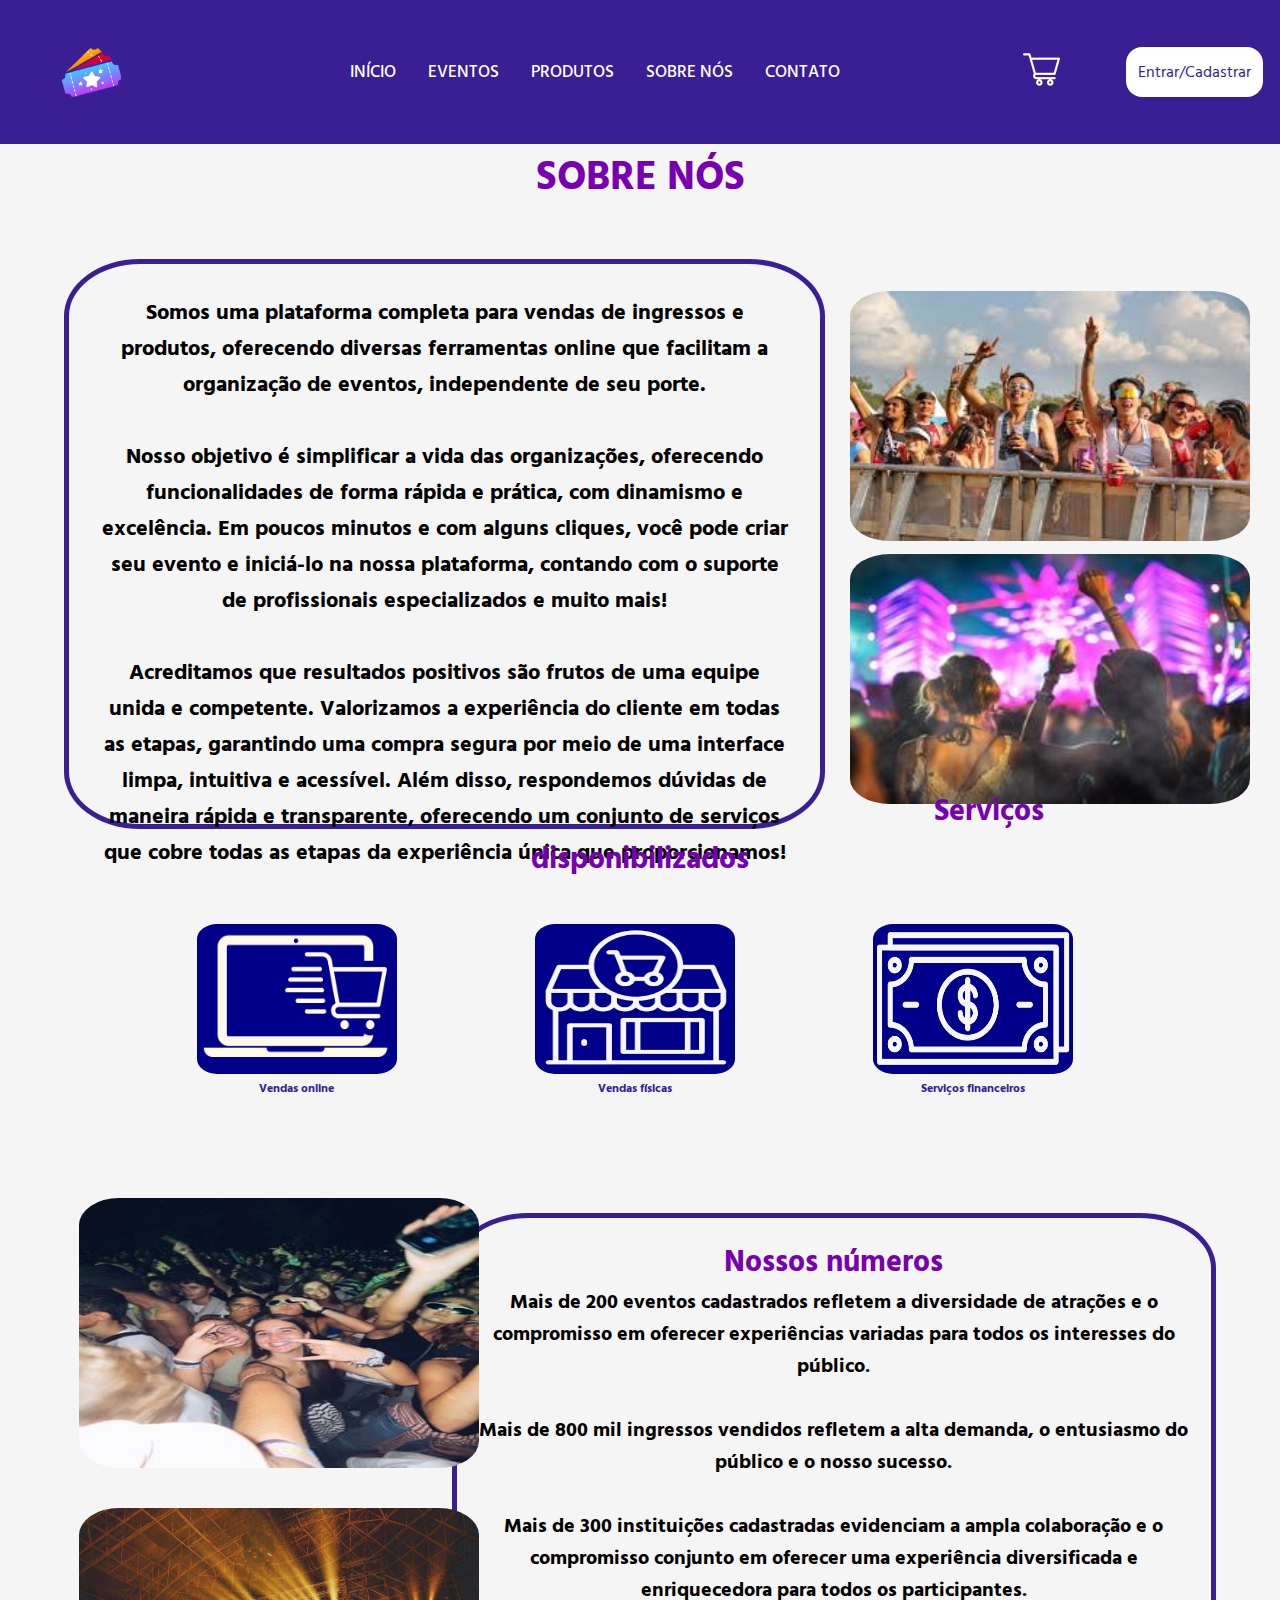
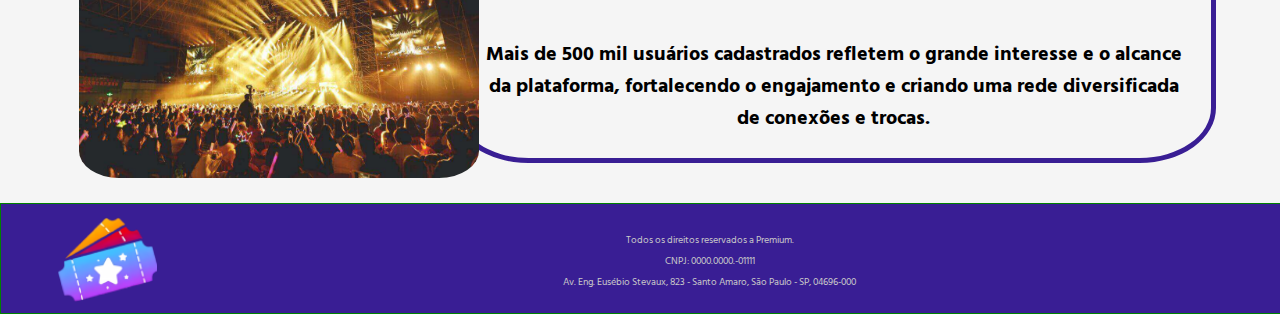
<file: src/html/sobreNos.html>
<!DOCTYPE html>
<html lang="pt-br">
  <head>
    <meta charset="UTF-8" />
    <meta name="viewport" content="width=device-width, initial-scale=1.0" />
    <title>Eventos</title>
    <link rel="shortcut icon" href="imgs/favicon.ico" type="image/x-icon" />
    <link rel="stylesheet" href="../styles/reset.css" />
    <link rel="stylesheet" href="../styles/root.css" />
    <link rel="stylesheet" href="../styles/styleNavFooter.css" />
    <link rel="stylesheet" href="../styles/styleSobreNos.css">
    <!-- MEDIA QUERIES -->
    <link rel="stylesheet" href="/src/styles/mediaQueries/mediaQueries_NavAndFooter.css">
    <link rel="stylesheet" href="../styles/mediaQueries/mediaQueries_AboutUs.css">
  </head>
  <body>
    <nav>
      <div class="container_img">
        <img src="/assets/geral_icons/logo.png" alt="" />
      </div>

      <div class="container_nav__a">
        <a href="/index.html">INÍCIO</a>
        <a href="/src/html/eventos.html">EVENTOS</a>
        <a href="/src/html/produtosEventos.html">PRODUTOS</a>
        <a href="/src/html/sobreNos.html">SOBRE NÓS</a>
        <a href="/src/html/contato.html">CONTATO</a>
      </div>

      <div class="container_nav__icon_shoppingCart">
        <input type="image" src="/assets/geral_icons/icon_shoppingCart.png">
      </div>

      <div class="container_nav__button_cadastro">
        <a href="/src/html/login.html">Entrar/Cadastrar</a>
      </div>
    </nav>
    <main>
    <section class="abertura">
        <h1>SOBRE NÓS</h1>
    </section>
    <section class="sobre">
        <div class="caixa1">
            <center>
                <p>Somos uma plataforma completa para vendas de ingressos e produtos, oferecendo diversas ferramentas
                    online que facilitam a
                    organização de eventos, independente de seu porte.</p>
                <br>
                <p>Nosso objetivo é simplificar a vida das organizações, oferecendo funcionalidades de forma rápida e
                    prática, com dinamismo
                    e excelência. Em poucos minutos e com alguns cliques, você pode criar seu evento e iniciá-lo na
                    nossa plataforma, contando com o
                    suporte de profissionais especializados e muito mais!</p>
                <br>
                <p>Acreditamos que resultados positivos são frutos de uma equipe unida e competente. Valorizamos a
                    experiência do cliente em
                    todas as etapas, garantindo uma compra segura por meio de uma interface limpa, intuitiva e
                    acessível. Além disso, respondemos
                    dúvidas de maneira rápida e transparente, oferecendo um conjunto de serviços que cobre todas as
                    etapas da experiência única que
                    proporcionamos!</p>
            </center>
        </div>
        <div class="caixa3">
            <center>
                <img src="/assets/imgs/imgs_page_aboutus/img1.jpeg" width="400" height="250" border-radius="1000">
            </center>
        </div>
        <div class="caixa3">
            <center>
                <img src="/assets/imgs/imgs_page_aboutus/img2.jpg" width="400" height="250">
            </center>
        </div>
    </section>
    <section class="servicos">
        <br>
        <br>
        <br>
        <br>
        <br>
        <br>
        <br>
        <br>
        <br>
        <br>
        <br>
        <br>
        <br>
        <br>
        <br>
        <br>
        <br>
        <br>
        <br>
        <br>
        <br>
        <br>
        <br>
        <h2>Serviços disponibilizados</h2>
        <div class="caixa2">
            <center>
                <img src="/assets/imgs/imgs_page_aboutus/1.png" width="200" height="150">
                <h3>Vendas online</h3>
            </center>
        </div>
        <div class="caixa2">
            <center>
                <img src="/assets/imgs/imgs_page_aboutus/2.png" width="200" height="150">
                <h3>Vendas físicas</h3>
            </center>
        </div>
        <div class="caixa2">
            <center>
                <img src="/assets/imgs/imgs_page_aboutus/3.png" width="200" height="150">
                <h3>Serviços financeiros</h3>
            </center>
        </div>
    </section>
    <section class="numeros">
        <div class="caixa5">
            <center>
                <h2>Nossos números</h2>
                <p>Mais de 200 eventos cadastrados refletem a diversidade de atrações e o compromisso em oferecer
                    experiências variadas para todos
                    os interesses do público.</p>
                <br>
                <p>Mais de 800 mil ingressos vendidos refletem a alta demanda, o entusiasmo do público e o nosso
                    sucesso.</p>
                <br>
                <p>Mais de 300 instituições cadastradas evidenciam a ampla colaboração e o compromisso conjunto em
                    oferecer uma experiência
                    diversificada e enriquecedora para todos os participantes.</p>
                <br>
                <p>Mais de 500 mil usuários cadastrados refletem o grande interesse e o alcance da plataforma,
                    fortalecendo o engajamento e
                    criando uma rede diversificada de conexões e trocas.</p>
            </center>
        </div>
        <div class="caixa4">
            <img src="/assets/imgs/imgs_page_aboutus/img3.jpg" width="400" height="270">
        </div>
        <div class="caixa4">
            <img src="/assets/imgs/imgs_page_aboutus/img4.jpg" width="400" height="270">
        </div>
    </section>
    </main>

    <footer>
      <div class="container_img">
        <img src="/assets/geral_icons/logo.png" alt="" />
      </div>
      <div class="container_infos_footer">
        <div class="infos_footer__direitos">
          <p>Todos os direitos reservados a Premium.</p>
        </div>
        <div class="infos_footer__cnpj">
          <p>CNPJ: 0000.0000.-01111</p>
        </div>
        <div class="infos_footer__endereco">
          <p>
            Av. Eng. Eusébio Stevaux, 823 - Santo Amaro, São Paulo - SP,
            04696-000
          </p>
        </div>
      </div>
    </footer>
  </body>
</html>
</file>
<file: src/styles/root.css>
/*IMPORTAÇÃO DE FONTES*/
@import url('https://fonts.googleapis.com/css2?family=Hind+Siliguri:wght@300;400;500;600;700&family=Nunito+Sans:ital,opsz,wght@0,6..12,200..1000;1,6..12,200..1000&display=swap');

:root {
    /* --font-family-padrao:; */
    --cor-primaria: #391e94;
    --cor-secundaria: #561496;
    --font-padrao: "Hind Siliguri", sans-serif;
}
</file>
<file: src/styles/styleNavFooter.css>
/*geral*/
* {
    font-family: var(--font-padrao);
}

html {
    font-size: 62.5%;
}

body {
    overflow-x: hidden;
    background-color: #f5f5f5;
}

/*NAV*/
nav {
    width: 100%;
    height: 80px;
    background-color: var(--cor-primaria);
    display: flex;
    flex-direction: row;
    padding: 32px;
    align-items: center;
    /* position: absolute; */
    /* z-index: 2; */
}

.nav_forms {
    z-index: 0;
}

.container_img {
    display: flex;
    width: 10%;
    margin-right: 1.6rem;
    /* border: 1px solid red; */
    justify-content: center;
}


nav img {
    width: 6rem;
}
/* } */

.container_nav__a {
    display: flex;  
    text-align: center;
    justify-content: center;
    padding-left: 1.6rem;
    width: 70%;
    margin-right: 1.6rem;
    flex-wrap: wrap;
    /* border: 1px solid red; */
}

/* @media (max-width: 1980px) { */
    .container_nav__a a {
        color: white;
        text-decoration: none;
        padding: 1.6rem;
        font-weight: 500;
        font-size: calc(1px + 1.6rem);
    }


.container_nav__a a:hover {
    font-weight: bold;
}

.container_nav__button_cadastro {
    display: flex;  
    text-align: center;
    justify-content: center;
    padding-left: 1.6rem;
    width: 20%;
    /* border: 1px solid red; */
}

.container_nav__button_cadastro a {
    text-decoration: none;
    background-color: white;
    color: var(--cor-primaria);
    border: 0px;
    padding: 1.2rem;
    border-radius: 1.6rem;
    font-size: 1.6rem;
}

/*MAIN*/
/* main {
    height: 0;
    border: 1px solid orange;
} */

/*FOOTER*/
footer {
    width: 100%;
    background-color: var(--cor-primaria);
    color: rgb(201, 201, 201);
    display: flex;
    /* justify-content: center; */
    flex-direction: row;
    padding: 28px;
    text-align: center;
    position: relative;
    bottom: 0;
    align-items: center;
    margin-top: 32px;
    border: 1px solid green;
}

footer .container_img {
    display: flex;
    /* border: 1px solid red; */
    width: 30%;
}

footer img {
    width: 05.8rem;
}

.container_infos_footer {
    display: flex;
    width: 70%;
    /* justify-content: center; */
    /* border: 1px solid rgb(0, 255, 51); */
    padding: 2px;
    margin-right: 3%;
    flex-wrap: wrap;
}

.container_infos_footer p {
    margin-right: 8px;

}

.infos_footer__direitos {
    width: 25%;
    /* border: 1px solid red; */
    /* font-size: calc(1px + 1.4rem); */
}

.infos_footer__cnpj {
    width: 30%;
    /* border: 1px solid red; */
    /* font-size: calc(1px + 1.4rem); */
}

.infos_footer__endereco {
    width: 40%;
    /* border: 1px solid red; */
    /* font-size: calc(1px + 1.4rem); */
    flex-wrap: wrap;
}
</file>
<file: src/styles/styleHome.css>
*{
	font-family: var(--font-padrao);
}


main:not(.manual-btn):not(.destaque){
	margin: 0;
	padding: 0;
	width: 100%;
	height: 100vh;
	display: flex;
	flex-direction: column;
	justify-content: center;
	align-items: center;
}

.slider{
	margin: 0 auto;
	margin-bottom: 10px;
	width: 95%; 
	height: 600px; 
	overflow: hidden; 
	position: relative; 
	border-radius: 25px;
	margin-top: 10px;
	/* border: 1px solid red; */
}

.slides{
	width: 400%;
	height: 400px;
	display: flex; 
}

.slides input{
	display: none; 
}

.slide{
	width: 25%;
	position: relative;
}

.slide img{
	width: 100%;
}

.manual-navegation{
	position: absolute;
	/* width: 1280px; */
	top: 760px; 
	justify-content: center;
	/* border: 1px solid red; */
}

/* .manual-navegation label {
	height: 2px;
} */

.manual-btn{
	border: 2px solid #ffffff;
	/* border: 2px solid #00ff73; */
	/* height: 2px; */
	padding: 5px;
	border-radius: 10px;
	cursor: pointer;
	transition: 1s;
}

.manual-btn:not(:last-child){ 
	margin-right: 40px;
	
}

.manual-btn:hover{
	background-color: #ffffff;
}

#radio1:checked ~ .first{
	margin-left: 0;
}

#radio2:checked ~ .first{
	margin-left: -25%;
}

#radio3:checked ~ .first{
	margin-left: -50%;
}

.navegation-auto div{
	border: 2px solid #ffffff;
	/* border: 2px solid #00ff73; */
	padding: 5px;
	border-radius: 10px;
	cursor: pointer;
	transition: 1s;
}

.navegation-auto {
	z-index: 0;
	position: absolute;
	width: 100%;
	top: 570px;
	display: flex;
	justify-content: center;
	z-index: -1;
	/* border: 1px solid red; */
}

.navegation-auto div:not(:last-child){ 
	margin-right: 40px;
}

#radio1:checked ~ .navegation-auto .auto-btn1{ 
	background-color: #ffffff;
}
#radio2:checked ~ .navegation-auto .auto-btn2{ 
	background-color: #ffffff;
}
#radio3:checked ~ .navegation-auto .auto-btn3{ 
	background-color: #ffffff;
}

h2{
	margin: 50px;
	font-size: 30px;
}
.destaque{
	/* border: 2px solid red;  */
	margin: 50px;
	display: flex;
	justify-content: space-between;
}

.eventos{
	/* border: 2px solid red;  */
	display: block; 
	justify-content: space-between;
	text-align:left;
}

.eventos h3 {
	font-weight: 800;
	margin-bottom: 0;
	font-size: 20px;
}

.eventos p{
	width: 80%;
	margin-top: 2px;
	font-size: 16px;
}

.img-evento{
	width: 346px;
	height: 229px;
	border-radius: 28px;
	margin-bottom: 24px;
}

.detalhes{
	/* border: 2px solid red;  */
	margin-top: 112px;
	display: block;
	text-align: center;
	line-height: 10px;
	margin-bottom: 63px;
}

.detalhes p{
	/* border: 2px solid red;  */
	margin-top: 20px;
	margin-bottom: 63px;
	font-size: 18px;
}

.detalhes-icones{
	 /* border: 2px solid red;  */
	display: flex;
	justify-content: space-around;
}

.icones{
	position: relative;
	/* border: 2px solid red;  */
	display: block;
	text-align: center;
	width: 20%;
	top: 20%;
}

.icones h3, p{
	/* border: 2px solid red;  */
	margin-top: 24px;
	font-size: 18px;
}

.circulo{
	position: absolute;
	background: #d9d9d9;
	border-radius: 50%;
	width: 58px;
	height: 57px;
	top: 14%;
	left: 50%;
	transform: translate(-50%, -50%); 
	z-index: -1; 
	/* margin-bottom: 16px; */
}

.icone{
	position: relative;
	z-index: 1;

}
</file>
<file: src/styles/mediaQueries/mediaQueries_NavAndFooter.css>
/*MEDIA QUIERES*/
@media (min-width: 320px) and (max-width: 480px) {
/*NAV*/
nav {
    width: 100%;
    height: 80px;
    background-color: var(--cor-primaria);
    display: flex;
    flex-direction: row;
    padding: 32px;
    align-items: center;
    /* position: absolute; */
    /* z-index: 2; */
}

.nav_forms {
    z-index: 0;
}

.container_img {
    display: none;
}


nav img {
    width: 6rem;
}

.container_nav__a {
    display: flex;  
    flex-direction: row;
    text-align: center;
    justify-content: center;
    /* padding-left: 1.6rem; */
    width: 70%;
    margin-right: 1.6rem;
    /* flex-wrap: wrap; */
    /* border: 1px solid red; */
}

    .container_nav__a a {
        color: white;
        text-decoration: none;
        /* padding: 1.6rem; */
        font-weight: 500;
        font-size: 1.4rem;
    }


    .container_nav__a a:hover {
        font-weight: bold;
    }

    .container_nav__button_cadastro {
        /* display: flex;   */
        display: none;
        text-align: center;
        justify-content: center;
        padding-left: 1.6rem;
        width: 30%;
        /* border: 1px solid red; */
    }

    .container_nav__button_cadastro a {
        text-decoration: none;
        background-color: white;
        color: var(--cor-primaria);
        border: 0px;
        padding: 1.2rem;
        border-radius: 1.6rem;
        font-size: 1.6rem;
        border: 1px solid red;
    }

    /*FOOTER*/
    footer {
        width: 100%;
        background-color: var(--cor-primaria);
        color: rgb(201, 201, 201);
        display: flex;
        /* justify-content: center; */
        flex-direction: row;
        padding: 0.7rem 2rem;
        text-align: center;
        position: relative;
        bottom: 0;
        align-items: center;
        margin-top: 4rem;
        /* border: 1px solid green; */
    }

    footer .container_img {
        display: flex;
        /* border: 1px solid red; */
        width: 10%;
    }

    footer img {
        width: 5rem;
    }

    .container_infos_footer {
        display: flex;
        width: 100%;
        height: 10%;
        /* justify-content: center; */
        /* border: 1px solid rgb(0, 255, 51); */
        padding: 0.1rem;
        margin-right: 2%;
        flex-wrap: wrap;
        flex-direction: column;
    }

    .container_infos_footer p {
        margin-right: 0.5rem;
        font-size: 1.2rem;
    }

    .infos_footer__direitos {
        width: 100%;
        /* border: 1px solid red; */
        /* font-size: calc(1px + 1.4rem); */
    }

    .infos_footer__cnpj {
        width: 100%;
        /* border: 1px solid red; */
        /* font-size: calc(1px + 1.4rem); */
    }

    .infos_footer__endereco {
        width: 95%;
        /* border: 1px solid red; */
        /* font-size: calc(1px + 1.4rem); */
        flex-wrap: wrap;
    }

}

@media (min-width: 481px) and (max-width: 767px) {

    /*FOOTER*/
    footer {
        width: 100%;
        background-color: var(--cor-primaria);
        color: rgb(201, 201, 201);
        display: flex;
        /* justify-content: center; */
        flex-direction: row;
        padding: 0.7rem 2rem;
        text-align: center;
        position: relative;
        bottom: 0;
        align-items: center;
        margin-top: 4rem;
        /* border: 1px solid green; */
    }

    footer .container_img {
        display: flex;
        /* border: 1px solid red; */
        width: 10%;
    }

    footer img {
        width: 5rem;
    }

    .container_infos_footer {
        display: flex;
        width: 100%;
        height: 10%;
        /* justify-content: center; */
        /* border: 1px solid rgb(0, 255, 51); */
        padding: 0.1rem;
        margin-right: 2%;
        flex-wrap: wrap;
        flex-direction: column;
    }

    .container_infos_footer p {
        margin-right: 0.5rem;
    }

    .infos_footer__direitos {
        width: 100%;
        /* border: 1px solid red; */
        /* font-size: calc(1px + 1.4rem); */
    }

    .infos_footer__cnpj {
        width: 100%;
        /* border: 1px solid red; */
        /* font-size: calc(1px + 1.4rem); */
    }

    .infos_footer__endereco {
        width: 95%;
        /* border: 1px solid red; */
        /* font-size: calc(1px + 1.4rem); */
        flex-wrap: wrap;
    }
}

@media (min-width: 768px) and (max-width: 1024px) {

    /*geral*/
    * {
        font-family: var(--font-padrao);
    }

    html {
        font-size: 62.5%;
    }

    body {
        overflow-x: hidden;
        background-color: #f5f5f5;
    }

    /*NAV*/
    nav {
        width: 95%;
        height: 8rem;
        background-color: var(--cor-primaria);
        display: flex;
        flex-direction: row;
        padding: 3rem;
        align-items: center;
        font-size: 3rem;
        /* position: absolute; */
        /* z-index: 2; */
    }

    .nav_forms {
        z-index: 0;
    }

    .container_img {
        display: flex;
        width: 10%;
        margin-right: 0.5rem;
        /* border: 1px solid red; */
        justify-content: center;
    }


    nav img {
        width: 6rem;
    }

    /* } */

    .container_nav__a {
        display: flex;
        text-align: center;
        justify-content: center;
        padding-left: 1.6rem;
        width: 70%;
        margin-right: 1.6rem;
        flex-wrap: wrap;
        /* border: 1px solid red; */
    }

    /* @media (max-width: 1980px) { */
    .container_nav__a a {
        color: white;
        text-decoration: none;
        padding: 1.6rem;
        font-weight: 500;
        font-size: calc(1px + 1.6rem);
    }


    .container_nav__a a:hover {
        font-weight: bold;
    }

    .container_nav__button_cadastro {
        display: flex;
        text-align: center;
        justify-content: center;
        padding-left: 1.6rem;
        width: 20%;
        /* border: 1px solid red; */
    }

    .container_nav__button_cadastro a {
        text-decoration: none;
        background-color: white;
        color: var(--cor-primaria);
        border: 0;
        padding: 1.2rem;
        border-radius: 1.6rem;
        font-size: 1.6rem;
    }


    /*FOOTER*/
    footer {
        width: 100%;
        background-color: var(--cor-primaria);
        color: rgb(201, 201, 201);
        display: flex;
        /* justify-content: center; */
        flex-direction: row;
        padding: 0.7rem 5rem;
        text-align: center;
        position: relative;
        bottom: 0;
        align-items: center;
        margin-top: 4rem;
        /* border: 1px solid green; */
    }

    footer .container_img {
        display: flex;
        /* border: 1px solid red; */
        width: 10%;
    }

    footer img {
        width: 9rem;
    }

    .container_infos_footer {
        display: flex;
        width: 100%;
        height: 10%;
        /* justify-content: center; */
        /* border: 1px solid rgb(0, 255, 51); */
        padding: 0.1rem;
        margin-right: 2%;
        flex-wrap: wrap;
        flex-direction: column;
    }

    .container_infos_footer p {
        margin-right: 0.5rem;
        font-size: 2rem;
        margin-top: 1.5rem;
    }

    .infos_footer__direitos {
        width: 100%;
        /* border: 1px solid red; */
        /* font-size: calc(1px + 1.4rem); */
    }

    .infos_footer__cnpj {
        width: 100%;
        /* border: 1px solid red; */
        /* font-size: calc(1px + 1.4rem); */
    }

    .infos_footer__endereco {
        width: 95%;
        /* border: 1px solid red; */
        /* font-size: calc(1px + 1.4rem); */
        flex-wrap: wrap;
    }
}

@media (min-width: 1025px) and (max-width: 1280px) {

    

    /*FOOTER*/
    footer {
        width: 100%;
        background-color: var(--cor-primaria);
        color: rgb(201, 201, 201);
        display: flex;
        /* justify-content: center; */
        flex-direction: row;
        padding: 0.7rem 5rem;
        text-align: center;
        position: relative;
        bottom: 0;
        align-items: center;
        margin-top: 4rem;
        /* border: 1px solid green; */
    }

    footer .container_img {
        display: flex;
        /* border: 1px solid red; */
        width: 10%;
    }

    footer img {
        width: 10rem;
    }

    .container_infos_footer {
        display: flex;
        width: 100%;
        height: 10%;
        /* justify-content: center; */
        /* border: 1px solid rgb(0, 255, 51); */
        padding: 0.1rem;
        margin-right: 2%;
        flex-wrap: wrap;
        flex-direction: column;
    }

    .container_infos_footer p {
        margin-right: 6.5rem;
        margin-top: 0.5rem;/*AQUI*/
    }

    .infos_footer__direitos {
        width: 100%;
        /* border: 1px solid red; */
        /* font-size: calc(1px + 1.4rem); */
    }

    .infos_footer__cnpj {
        width: 100%;
        /* border: 1px solid red; */
        /* font-size: calc(1px + 1.4rem); */
    }

    .infos_footer__endereco {
        width: 100%;
        /* border: 1px solid red; */
        /* font-size: calc(1px + 1.4rem); */
        flex-wrap: wrap;
    }
}
</file>
<file: src/styles/mediaQueries/mediaQueries_Index.css>
/*MEDIA QUIERES*/
@media (min-width: 320px) and (max-width: 480px) {

    
    *{
        font-family: var(--font-padrao);
    }
    
    
    main:not(.manual-btn):not(.destaque){
        margin: 0;
        padding: 0;
        width: 100%;
        height: 20%;/*estava 100vh.espaço em branco do slide*/
        display: flex;
        flex-direction: column;
        justify-content: center;
        align-items: center;
    }
    
    .slider{
        margin: 0 auto;
        margin-bottom: 0.62rem;/*10*/
        width: 95%; 
        height:100%; /*600*/
        overflow: hidden; 
        position: relative; 
        border-radius: 1.5rem;/*25*/
        margin-top: 0.6rem;/*10*/
        /* border: 1px solid red; */
    }
    
    .slides{
        width: 400%;/*400*/
        height: 20rem;/*400*/
        display: flex; 
    }
    
    
    .manual-navegation{
        position: absolute;
        /* width: 1280px; */
        top: 32rem; /*790*/ /*botaozin subiuuuuuuu*/
        justify-content: center;
        /* border: 0.06rem solid red; */
    }
    
    /* .manual-navegation label {
        height: 2px;
    } */
    
    .manual-btn{
        border: 0.1rem solid #ffffff;/*2*/
        /* border: 2px solid #00ff73; */
        /* height: 2px; */
        padding: 0 0.3rem;/*5*/
        border-radius: 0.6rem;/*10*/
    
    }
    
    .manual-btn:not(:last-child){ 
        margin-right: 2.5rem;/*40*/
        
    }
    
    
    .navegation-auto div{
        /* border: 0.1rem solid red; */
        /* border: 2px solid #00ff73; */
        padding: 0.3rem;/*5*/
        border-radius: 0.6rem;/*10*/
    
    }
    
    .navegation-auto {
        z-index: 0;
        position: absolute;
        width: 100%;
        top: 35.6rem;/*570*/
        display: flex;
        justify-content: center;
        z-index: -1;
        /* border: 1px solid red; */
    }
    
    .navegation-auto div:not(:last-child){ 
        margin-right: 2.5rem;/*40*/
    }
    
    h2{
        margin: 3.1rem;/*50*/
        font-size: 3rem;
    }
    .destaque{
        /* border: 2px solid red;  */
        margin: 3.1rem;/*50*/
        display: flex;
        flex-direction: column;/*add*/
        align-items: center;
        /* justify-content: center; */
    }
    
    .eventos{
        /* border: 2px solid red;  */
        display: flex;
        flex-direction: column; 
        /* justify-content: space-between; */
        /* text-align:left; */
        align-items: center;
    }
    
    .eventos h3 {
        font-weight: 800;
        margin-bottom: 0;
        font-size: 2.5rem;/*add*/
    }
    
    .eventos p{
        width: 80%;
        margin-top: 0.12rem;/*2*/
        margin-bottom: 2rem;/*add*/
        font-size: 1.5rem;/*add*/
        
    }
    
    .img-evento{
        text-align: center;
        width: 32.8rem;/*346*//*35,8*/
        height: 18.5rem;/*229*/
        border-radius: 1.7rem;/*28*/
        margin-bottom: 1.5rem;/*24*/
        justify-content: center;
        align-items: center;
    }
    
    .detalhes{
        /* border: 2px solid red;  */
        margin-top: 7rem;/*112*/
        display: block;
        text-align: center;
        line-height: 0.6rem;/*10*/
        margin-bottom: 3.9rem;/*63*/
    }
    
    .detalhes p{
        /* border: 2px solid red;  */
        margin-top: 1.8rem;/*30*/
        margin-bottom: 3.9rem;/*63*/
        font-size: 1.5rem;/*add*/
    }
    
    
    .icones{
        position: relative;
        /* border: 2px solid blueviolet;  */
        display: block;
        text-align: center;
        width: 30%;
        top: 20%;
    }
    
    .icones h3, p{
        /* border: 2px solid red;  */
        margin-top: 1.5rem;/*24*/
        font-size: 1.1rem;
    
    }
    
    .circulo{
        border-radius: 50%;
        width: 4.6rem;/*58*/
        height: 4.5rem;/*57*/
        top: 13%;
        left: 50%;
        /* margin-bottom: 16px; */
    }
    
    .icone{
        position: relative;
        z-index: 1;
        width: 3rem;
        height: 2.3rem;
    
    }
    
    }
    
    @media (min-width: 481px) and (max-width: 767px) {
        
        
    *{
        font-family: var(--font-padrao);
    }
    
    
    main:not(.manual-btn):not(.destaque){
        margin: 0;
        padding: 0;
        width: 100%;
        height: 20%;/*estava 100vh.espaço em branco do slide*/
        display: flex;
        flex-direction: column;
        justify-content: center;
        align-items: center;
    }
    
    .slider{
        margin: 0 auto;
        margin-bottom: 0.62rem;/*10*/
        width: 95%; 
        height:100%; /*600*/
        overflow: hidden; 
        position: relative; 
        border-radius: 1.5rem;/*25*/
        margin-top: 0.6rem;/*10*/
        /* border: 1px solid red; */
    }
    
    .slides{
        width: 400%;/*400*/
        height: 20rem;/*400*/
        display: flex; 
    }
    
    
    .manual-navegation{
        position: absolute;
        /* width: 1280px; */
        top: 32rem; /*790*/ /*botaozin subiuuuuuuu*/
        justify-content: center;
        /* border: 0.06rem solid red; */
    }
    
    /* .manual-navegation label {
        height: 2px;
    } */
    
    .manual-btn{
        border: 0.1rem solid #ffffff;/*2*/
        /* border: 2px solid #00ff73; */
        /* height: 2px; */
        padding: 0 0.3rem;/*5*/
        border-radius: 0.6rem;/*10*/
    
    }
    
    .manual-btn:not(:last-child){ 
        margin-right: 2.5rem;/*40*/
        
    }
    
    
    .navegation-auto div{
        /* border: 0.1rem solid red; */
        /* border: 2px solid #00ff73; */
        padding: 0.3rem;/*5*/
        border-radius: 0.6rem;/*10*/
    
    }
    
    .navegation-auto {
        z-index: 0;
        position: absolute;
        width: 100%;
        top: 35.6rem;/*570*/
        display: flex;
        justify-content: center;
        z-index: -1;
        /* border: 1px solid red; */
    }
    
    .navegation-auto div:not(:last-child){ 
        margin-right: 2.5rem;/*40*/
    }
    
    h2{
        margin: 3.1rem;/*50*/
        font-size: 3rem;
    }
    .destaque{
        /* border: 2px solid red;  */
        margin: 3.1rem;/*50*/
        display: flex;
        flex-direction: column;/*add*/
        align-items: center;
        /* justify-content: center; */
    }
    
    .eventos{
        /* border: 2px solid red;  */
        display: flex;
        flex-direction: column; 
        /* justify-content: space-between; */
        /* text-align:left; */
        align-items: center;
    }
    
    .eventos h3 {
        font-weight: 800;
        margin-bottom: 0;
        font-size: 2.5rem;/*add*/
    }
    
    .eventos p{
        width: 80%;
        margin-top: 0.12rem;/*2*/
        margin-bottom: 2rem;/*add*/
        font-size: 1.5rem;/*add*/
        
    }
    
    .img-evento{
        text-align: center;
        width: 33.8rem;/*346*//*35,8*/
        height: 20.5rem;/*229*/
        border-radius: 1.7rem;/*28*/
        margin-bottom: 1.5rem;/*24*/
        justify-content: center;
        align-items: center;
    }
    
    .detalhes{
        /* border: 2px solid red;  */
        margin-top: 7rem;/*112*/
        display: block;
        text-align: center;
        line-height: 0.6rem;/*10*/
        margin-bottom: 3.9rem;/*63*/
    }
    
    .detalhes p{
        /* border: 2px solid red;  */
        margin-top: 1.8rem;/*30*/
        margin-bottom: 3.9rem;/*63*/
        font-size: 1.5rem;/*add*/
    }
    
    
    .icones{
        position: relative;
        /* border: 2px solid blueviolet;  */
        display: block;
        text-align: center;
        width: 30%;
        top: 20%;
    }
    
    .icones h3, p{
        /* border: 2px solid red;  */
        margin-top: 1.1rem;/*24*/
        font-size: 1.1rem;
    
    }
    
    .circulo{
        border-radius: 50%;
        width: 4.6rem;/*58*/
        height: 4.5rem;/*57*/
        top: 16%;
        left: 50%;
        /* margin-bottom: 16px; */
    }
    
    .icone{
        position: relative;
        z-index: 1;
        width: 3rem;
        height: 2.8rem;
    
    }
    
        
    }
    
    @media (min-width: 768px) and (max-width: 1024px) {
        *{
            font-family: var(--font-padrao);
        }
        
        
        main:not(.manual-btn):not(.destaque){
            margin: 0;
            padding: 0;
            width: 100%;
            height: 100%;
            display: flex;
        }
        
        .slider{
            margin: 0 auto;
            margin-bottom: 0.6rem;
            width: 95%; 
            height: 40.5rem; 
            border-radius: 1.5rem;
            margin-top: 0.6rem;
            /* border: 1px solid red; */
        }
        
        .slides{
            width: 400%;
            height: 25rem;
            display: flex; 
        }
        
        
        .manual-navegation{
            position: absolute;
            /* width: 1280px; */
            top: 52rem;
            justify-content: center;
            /* border: 1px solid red; */
        }
        
        /* .manual-navegation label {
            height: 2px;
        } */
        
        .manual-btn{
            border: 0.1rem solid #ffffff;
            /* border: 2px solid #00ff73; */
            /* height: 2px; */
            padding: 0.5rem;
            border-radius: 0.6rem;
        
        }
        
        .manual-btn:not(:last-child){ 
            margin-right: 2.5rem;
            
        }
        
        
        .navegation-auto div{
            border: 0.1rem solid #ffffff;
            /* border: 2px solid #00ff73; */
            padding: 0.3rem;
            border-radius: 0.6rem;
        
        }
        
        .navegation-auto {
            z-index: 0;
            position: absolute;
            width: 100%;
            top: 30.6rem;
            display: flex;
            justify-content: center;
            z-index: -1;
            /* border: 1px solid red; */
        }
        
        .navegation-auto div:not(:last-child){ 
            margin-right: 2.5rem;
        }
        
        h2{
            margin: 3.1rem;
            font-size: 3.5rem;
        }
        .destaque{
            /* border: 2px solid red;  */
            margin: 2.5rem;
            display: flex;
            justify-content: space-between;
        }
        
        .eventos{
            /* border: 2px solid red;  */
            display: block; 
            justify-content: space-between;
            text-align:left;
        }
        
        .eventos h3 {
            font-weight: 800;
            margin-bottom: 0;
            font-size: 3rem;
        }
        
        .eventos p{
            width: 80%;
            margin-top: 0.1rem;
            font-size: 2rem;
        }
        
        .img-evento{
            width: 25.6rem;
            height: 20.3rem;
            border-radius: 2.7rem;
            margin-bottom: 1.5rem;
            margin-right: 2rem;
        }
        
        .detalhes{
            /* border: 2px solid red;  */
            margin-top: 8rem;
            display: block;
            text-align: center;
            line-height: 0.6rem;
            margin-bottom: 4.9rem;
        }
        
        .detalhes p{
            /* border: 2px solid red;  */
            margin-top: 1.8rem;
            margin-bottom: 3.9rem;
            font-size: 2rem;/*add*/
        }
        
        .detalhes h1{
            font-size: 2.7rem;
            margin-bottom: 1.8rem;
        }
        
        .icones{
            position: relative;
            /* border: 2px solid red;  */
            display: block;
            text-align: center;
            width: 30%;
            top: 30%;
        }
        
        .icones h3, p{
            /* border: 2px solid red;  */
            margin-top: 3rem;
            font-size: 2rem;
        }
        
        .circulo{
            position: absolute;
            background: #d9d9d9;
            border-radius: 50%;
            width: 7.6rem;/*58*/
            height: 7.5rem;/*57*/
            top: 15%;
            left: 50%;
            /* margin-bottom: 16px; */
        }
        
        .icone{
            position: relative;
            z-index: 1;
            width: 4.5rem;
            height: 4.3rem;
        }
       
    }
    
    @media (min-width: 1025px) and (max-width: 1280px) {
        
    *{
        font-family: var(--font-padrao);
    }
    
    
    main:not(.manual-btn):not(.destaque){
        margin: 0;
        padding: 0;
        width: 100%;
        height: 100%;
        display: flex;
    }
    
    .slider{
        margin: 0 auto;
        margin-bottom: 0.6rem;
        width: 95%; 
        height: 60.5rem; 
        border-radius: 1.5rem;
        margin-top: 0.6rem;
        /* border: 1px solid red; */
    }
    
    .slides{
        width: 400%;
        height: 25rem;
        display: flex; 
    }
    
    
    .manual-navegation{
        position: absolute;
        /* width: 1280px; */
        top: 72rem;
        justify-content: center;
        /* border: 1px solid red; */
    }
    
    /* .manual-navegation label {
        height: 2px;
    } */
    
    .manual-btn{
        border: 0.1rem solid #ffffff;
        /* border: 2px solid #00ff73; */
        /* height: 2px; */
        padding: 0.5rem;
        border-radius: 0.6rem;
    
    }
    
    .manual-btn:not(:last-child){ 
        margin-right: 2.5rem;
        
    }
    
    
    .navegation-auto div{
        border: 0.1rem solid #ffffff;
        /* border: 2px solid #00ff73; */
        padding: 0.3rem;
        border-radius: 0.6rem;
    
    }
    
    .navegation-auto {
        z-index: 0;
        position: absolute;
        width: 100%;
        top: 35.6rem;
        display: flex;
        justify-content: center;
        z-index: -1;
        /* border: 1px solid red; */
    }
    
    .navegation-auto div:not(:last-child){ 
        margin-right: 2.5rem;
    }
    
    h2{
        margin: 3.1rem;
        font-size: 3.5rem;
    }
    .destaque{
        /* border: 2px solid red;  */
        margin: 4rem;
        display: flex;
        justify-content: space-between;
    }
    
    .eventos{
        /* border: 2px solid red;  */
        display: block; 
        justify-content: space-between;
        text-align:left;
    }
    
    .eventos h3 {
        font-weight: 800;
        margin-bottom: 0;
        font-size: 3rem;
    }
    
    .eventos p{
        width: 80%;
        margin-top: 0.1rem;
        font-size: 2.5rem;
    }
    
    .img-evento{
        width: 35.6rem;
        height: 24.3rem;
        border-radius: 2.7rem;
        margin-bottom: 1.5rem;
        margin-right: 9rem;
    }
    
    .detalhes{
        /* border: 2px solid red;  */
        margin-top: 8rem;
        display: block;
        text-align: center;
        line-height: 0.6rem;
        margin-bottom: 4.9rem;
    }
    
    .detalhes p{
        /* border: 2px solid red;  */
        margin-top: 1.8rem;
        margin-bottom: 3.9rem;
        font-size: 2.5rem;/*add*/
    }
    
    .detalhes h1{
        font-size: 2.7rem;
        margin-bottom: 2rem;
    }
    
    .icones{
        position: relative;
        /* border: 2px solid red;  */
        display: block;
        text-align: center;
        width: 30%;
        top: 30%;
    }
    
    .icones h3, p{
        /* border: 2px solid red;  */
        margin-top: 3rem;
        font-size: 2.3rem;
    }
    
    .circulo{
        border-radius: 50%;
        width: 7.6rem;/*58*/
        height: 7.5rem;/*57*/
        top: 15%;
        left: 50%;
        /* margin-bottom: 16px; */
    }
    
    .icone{
        position: relative;
        z-index: 1;
        width: 4.5rem;
        height: 4.3rem;
    }
    }
</file>
<file: styles/root.css>
/*IMPORTAÇÃO DE FONTES*/
@import url('https://fonts.googleapis.com/css2?family=Hind+Siliguri:wght@300;400;500;600;700&family=Nunito+Sans:ital,opsz,wght@0,6..12,200..1000;1,6..12,200..1000&display=swap');

:root {
    /* --font-family-padrao:; */
    --cor-primaria: #391e94;
    --cor-secundaria: #561496;
    --font-padrao: "Hind Siliguri", sans-serif;
}
</file>
<file: styles/auth.css>
* {
    margin: 0;
    padding: 0;
    box-sizing: border-box;
    font-family: Arial, Helvetica, sans-serif;
}

body {
    display: flex;
    justify-content: center;
    align-items: center;
    height: 500px;
    background-color: var(--cor-primaria);
}

.container {
    width: 100%;
    margin-top: 200px;
    max-width: 650px;
    /*largura maximaaaaaaaaaaaa*/
    padding: 30px 80px;
    /*espaçamento interno de elementos*/
    background-color: #ffffff;
    border-radius: 10px;
    /*arrendodar as bordas*/
}

h1 {
    text-align: center;
    margin-bottom: 40px;
    /*margem inferior do form*/
    color: var(--cor-primaria);
}

.grupo {
    margin-top: 50px;
    margin-bottom: 30px;
}

.grupo label {
    font-size: 18px;
    color: #561496;

}

.grupo input {
    width: 100%;
    padding: 10px;
    border: 1px solid var(--cor-secundaria);
    border-radius: 5px;
    font-size: 16px;
    color: var(--cor-primaria);
    /*cor da letra na caixa*/
}

.input-espaco {
    margin-bottom: 20px;
}

.botao {
    width: 100%;
    /*largura*/
    padding: 10px;
    /*espaço interno*/
    background-color: var(--cor-secundaria);
    border: none;
    border-radius: 5px;
    color: #ffffff;
    font-size: 16px;
    margin-top: 10px;
    margin-bottom: 15px;
    cursor: pointer;
    /*maozinha no cursor*/
}

.botao:hover {
    background-color: var(--cor-primaria);
}

p {
    text-align: center;
    margin-top: 15px;
    color: var(--cor-secundaria);
}

p a {
    color: var(--cor-primaria);
    text-decoration: none;

}

p a:hover {
    text-decoration: underline;
}
</file>
<file: src/styles/auth.css>
* {
    margin: 0;
    padding: 0;
    box-sizing: border-box;
    font-family: Arial, Helvetica, sans-serif;
}

body {
    display: flex;
    justify-content: center;
    align-items: center;
    height: 500px;
    background-color: var(--cor-primaria);
}

.container {
    width: 100%;
    margin-top: 200px;
    max-width: 650px;
    /*largura maximaaaaaaaaaaaa*/
    padding: 30px 80px;
    /*espaçamento interno de elementos*/
    background-color: #ffffff;
    border-radius: 10px;
    /*arrendodar as bordas*/
}

h1 {
    text-align: center;
    margin-bottom: 40px;
    /*margem inferior do form*/
    color: var(--cor-primaria);
}

.grupo {
    margin-top: 50px;
    margin-bottom: 30px;
}

.grupo label {
    font-size: 18px;
    color: #561496;

}

.grupo input {
    width: 100%;
    padding: 10px;
    border: 1px solid var(--cor-secundaria);
    border-radius: 5px;
    font-size: 16px;
    color: var(--cor-primaria);
    /*cor da letra na caixa*/
}

.input-espaco {
    margin-bottom: 20px;
}

.botao {
    width: 100%;
    /*largura*/
    padding: 10px;
    /*espaço interno*/
    background-color: var(--cor-secundaria);
    border: none;
    border-radius: 5px;
    color: #ffffff;
    font-size: 16px;
    margin-top: 10px;
    margin-bottom: 15px;
    cursor: pointer;
    /*maozinha no cursor*/
}

.botao:hover {
    background-color: var(--cor-primaria);
}

p {
    text-align: center;
    margin-top: 15px;
    color: var(--cor-secundaria);
}

p a {
    color: var(--cor-primaria);
    text-decoration: none;

}

p a:hover {
    text-decoration: underline;
}
</file>
<file: src/styles/mediaQueries/mediaQueries_Cadastro.css>
@media (min-width: 320px) and (max-width: 480px) {

    body {
        height: 30.25rem; /*500px*/
        background-color: #fff;
    }
    
    .container {
        width: 100%;
        margin-top: 14.5rem;/*200px*/
        max-width: 100%;/*650px*/
        padding: 4rem 2rem; /*30 80*/
        border-radius: 0.62rem; /*10*/
    }
    
    h1 {
        font-size: 2.5rem;
        margin-bottom: 2.5rem;/*40*/
    }
    
    .grupo {
        margin-top: 3.12rem;/*50*/
        margin-bottom: 1.8rem;/*30*/
    }
    
    .grupo label {
        font-size: 1.12rem;/*18*/
    
    }
    
    .grupo input {
        width: 100%;
        padding: 0.8rem;/*10*/
        border: 0.06rem solid var(--cor-secundaria);/*1*/
        border-radius: 0.3rem;/*5*/
        font-size: 1rem;/*16*/
    }
    
    .input-espaco {
        margin-bottom: 1.70rem;/*20*/
    }
    
    .botao {
        width: 100%;
        padding: 0.8rem;/*10*/
        border-radius: 0.3rem;/*5*/
        font-size: 1.12rem;/*16*/
        margin-top: 0.3rem;/*10*/
        margin-bottom: 0.8rem;/*15*/
    }
    
    p {
        margin-top: 0.8rem;/*15*/
    }
    
    }

    @media (min-width: 481px) and (max-width: 767px) {
    
    }
    
    @media (min-width: 768px) and (max-width: 1024px) {
       
    }
    
    @media (min-width: 1025px) and (max-width: 1280px) {
    }
</file>
<file: src/styles/styleForms.css>
body {
  font-family: Arial, sans-serif;
  /* display: flex; */
  /* align-items: center; */
  /* justify-content: center; */
  /* height: 100vh; */
  /* background-color: #f5f5f5; */
  /* margin: 0; */
  overflow-x: hidden;
  z-index: 5;
}

main {
  width: 90%;
  margin: 0 auto;
  height: 100%;
  /* border: 1px solid red; */
  /* z-index: 1; */
  margin-top: 36px;
}

.container {
  width: 550px; 
  height: 80%;
  /* border: 5px solid red; */
  /* width: 600px; */
  padding: 50px;
  background-color: #fff;
  box-shadow: 0 0 10px rgba(0, 0, 0, 0.1);
  border-radius: 8px;
  margin: 0 auto;
} 

h1 {
  text-align: center;
  color: #720b98;
  margin-bottom: 20px;
  font-size: 48px;
}

label {
  font-weight: bold;
  display: block;
  margin-top: 15px;
  color: #333;
}

select, input[type="email"], textarea {
  width: 100%;
  padding: 8px;
  margin-top: 5px;
  border: 1px solid #ccc;
  border-radius: 5px; 
}

button {
  width: 100%;
  padding: 10px;
  margin-top: 20px;
  background-color: #720b98;
  color: #fff;
  border: none;
  border-radius: 5px;
  cursor: pointer;
  font-weight: bold;
}

button:hover {
  background-color: #5e0a78;
}
</file>
<file: src/styles/mediaQueries/mediaQueries_Contact.css>
/*MEDIA QUIERES*/
@media (min-width: 320px) and (max-width: 480px) {

}

@media (min-width: 481px) and (max-width: 767px) {
    
}

@media (min-width: 768px) and (max-width: 1024px) {
   
}

@media (min-width: 1025px) and (max-width: 1280px) {
}
</file>
<file: src/styles/styleEvent.css>
/*GERAL*/
*{
	font-family: var(--font-padrao);
}

body {
    /* overflow-x: hidden; */
}

/*MAIN*/
main {
    /* border: 1px solid red; */
    width: 90%;
    margin: 0 auto;
    height: 100%;
    margin-top: 6.6rem;
}


/*SEARCH EVENTOS*/
.container_section_search_events {
    /* border: 1px solid red; */
    display: flex;
    flex-direction: column;
    align-items: center;
    margin: 0 auto;
    text-align: center;
    width: 70%;
    margin-bottom: 88px;
    margin-top: 1.0rem;
}

.container_section_search_events h1 {
    font-size: 8.6rem;
    color: var(--cor-secundaria);
    font-weight: 700;
    /* border: 1px solid red; */
}

.container_search_event {
    margin: 0 auto;
    display: inline;
}

.container_search_event input {
    background-color: rgba(128, 128, 128, 0.377);
    padding: 16px;
    width: 42.00rem;
    height: 3.0rem;
    border: none;
    border-radius: 8rem;
    color: black;
}

.container_search_event img {
    position: relative;
    top: 8px;
    left: 12px;
    width: 25px;
}

/*SECTIONS EVENTOS*/
.container_events {
    /* display: flex;
    flex-direction: row; */
    width: 90%;
    height: 100%;
    margin: 0 auto;
    
}

.container_events h2 {
    padding: 8px;
    /* background-color: #993fc5; */
    width: 18%;
    border-radius: 8px;
    color: black;
    margin-left: 32px;
    font-weight: none;
    font-size: 34px;
    /* border: 1px solid red; */
}

/* .carrossel {
    display: flex;
    flex-direction: row;
} */

.events {
    display: grid;
    grid-template-columns: repeat(3, 1fr);
    margin: 0 auto;
    margin-bottom: 88px;
    background-color:#EFEAFF ;
    border-radius: 48px;
    box-shadow: 0px 4px 8px rgba(0, 0, 0, 0.1);
    padding: 32px;
    display: flex;
    flex-direction: row;
}

.div_events {
    display: flex;
    flex-direction: column;
    justify-content: center;
    text-align: center;
    align-items: center;
    background-color: #F5F3FC;
    box-shadow: 0px 4px 8px rgba(0, 0, 0, 0.1);
    padding: 24px;
    border-radius: 6px;
    margin-right: 32px;
}

/* .div_img_events:hover {
    zoom: 2px;
    transition: 2s;
} */

.imgs_events {
    border-radius: 3.2rem;
    /* border: 8px solid #3a1e9484; */
}

.img_logo_aviso {
    position: relative;
    left: 250px;
    bottom: 8px;
    width: 10px;
}

.img_logo_aviso img {
    width: 20px;
}

.div_events h3 {
    font-size: 1.6rem;
    font-weight: 800;
}

.div_events p {
    font-size: 1.6rem;
    margin-bottom: 32px;
}

.events_button_comprar button {
    font-size: 18px;
    padding: 10px;
    /* font-weight: 700; */
    border-radius: 5px;
    color: white;
    background-color: #7700B2;
    border: none;
    color: white;
    cursor: pointer;
}

/*CARROSSEL E BUTTONS*/
#btn-left {
    position: absolute;
    display: flex;
    top: 78.0rem;
    left: 7.2rem;
    height: 8.0rem;
    width: 50px;
    border-radius: 3.2rem;
    text-align: center;
    align-items: center;
    justify-content: center;
    z-index: 1;
    line-height: 8.0rem;
    background: rgba(220, 211, 211, 0.682);
    cursor: pointer;
    font-size: calc(1px + 1.8rem);
}


#btn-right {
    position: absolute;
    display: flex;
    top: 78.0rem;
    right: 7.2rem;
    height: 8.0rem;
    width: 50px;
    border-radius: 3.2rem;
    text-align: center;
    align-items: center;
    justify-content: center;
    z-index: 1;
    line-height: 80px;
    background: rgba(220, 211, 211, 0.682);
    cursor: pointer;
    font-size: calc(1px + 1.8rem);
}

#btn-left02 {
    position: absolute;
    display: flex;
    top: 140.0rem;
    left: 7.2rem;
    height: 8.0rem;
    width: 50px;
    border-radius: 3.2rem;
    text-align: center;
    align-items: center;
    justify-content: center;
    z-index: 1;
    line-height: 80px;
    background: rgba(220, 211, 211, 0.682);
    cursor: pointer;
    font-size: calc(1px + 1.8rem);
}


#btn-right02 {
    position: absolute;
    display: flex;
    top: 140.0rem;
    right: 7.2rem;
    height: 8.0rem;
    width: 50px;
    border-radius: 3.2rem;
    border-radius: 32px;
    text-align: center;
    align-items: center;
    justify-content: center;
    z-index: 1;
    line-height: 80px;
    background: rgba(220, 211, 211, 0.682);
    cursor: pointer;
    font-size: calc(1px + 1.8rem);
}

#contentSlide {
    overflow-x: auto;
    overflow-y: hidden; /*retira barra de rolagem vertical*/
    scroll-behavior: smooth;  /* USADO PARA DEIXAR A ROLAGEM MAIS SUAVE, SEM QUE ELA "SALTE" */
}

/* WEBKIT-SCROLLBAR: PSEUDOCLASSE PARA ESTILIZAR A BARRA DE ROLAGEM. NESSE CASO, ESTÁ NULA */
#contentSlide::-webkit-scrollbar{
    display: none;
}

#contentSlide #block {
    position: relative;
    display: inline-block;
}

#contentSlide02 {
    overflow-x: auto;
    overflow-y: hidden;
    scroll-behavior: smooth; 
}

#contentSlide02::-webkit-scrollbar{
    display: none;
}

#contentSlide02 #block {
    position: relative;
    display: inline-block;
}
</file>
<file: src/styles/mediaQueries/mediaQueries_Event.css>
/*MEDIA QUIERES*/
@media (min-width: 320px) and (max-width: 480px) {
   /*SEARCH INPUT*/
   .container_section_search_events {
    position: relative; 
    display: flex;
    justify-content: center; 
    align-items: center; 
    width: 80%; 
    margin: 1.0rem auto 7.9rem auto; 
}


.container_section_search_events h1 {
  font-size: 5.9rem;
  color: var(--cor-secundaria);
}

.container_search_event {
  display: inline;
  margin: 0 auto;
  /* border: 1px solid red; */
}

.container_search_event input {
    width: 25.00rem;
}

.container_search_event img {
  position: relative;
  top: 8px;
  left: 12px;
  width: 25px;
}

    /*SECTIONS EVENTOS*/
.container_events {
    /* display: flex;
    flex-direction: row; */
    width: 115%;
    height: 100%;
    margin: 0 auto;
    margin-bottom: 0;
    /* border: 1px solid red; */
}

.container_events h2 {
    padding: 8px;
    /* background-color: #993fc5; */
    width: 18%;
    border-radius: 8px;
    color: black;
    margin-left: 32px;
    font-weight: none;
    font-size: 3.0rem;
    /* border: 1px solid red; */
}

/* .carrossel {
    display: flex;
    flex-direction: row;
} */

.events {
    display: grid;
    grid-template-columns: repeat(3, 1fr);
    margin: 0 auto;
    margin-left: 0.2rem;
    margin-right: 0.4rem;
    margin-bottom: 5.8rem;
    background-color:#EFEAFF;
    box-shadow: 0px 4px 8px rgba(0, 0, 0, 0.1);
    border-radius: 0.8rem;
    padding: 1.2rem;
    display: flex;
    flex-direction: row;
    /* border: 1px solid black; */
}

.div_events {
    display: flex;
    flex-direction: column;
    justify-content: center;
    text-align: center;
    align-items: center;
    background-color: #F5F3FC;
    box-shadow: 0px 4px 8px rgba(0, 0, 0, 0.1);
    padding: 24px;
    border-radius: 6px;
    margin-right: 32px;
    /* border: 1px solid red; */
}

/* .div_img_events:hover {
    zoom: 2px;
    transition: 2s;
} */

.imgs_events {
    border-radius: 3.2rem;
    /* border: 8px solid #3a1e9484; */
}

.img_logo_aviso {
    position: relative;
    left: 250px;
    bottom: 8px;
    width: 10px;
}

.img_logo_aviso img {
    width: 20px;
}

.div_events h3 {
    font-weight: 800;
    font-size: 1.8rem;
}

.div_events p {
    margin-bottom: 32px;
    font-size: 1.6rem;
}

.events_button_comprar button {
    font-size: 1.8rem;
    padding: 10px;
    /* font-weight: 700; */
    border-radius: 5px;
    color: white;
    background-color: #7700B2;
    border: none;
    color: white;
    cursor: pointer;
}
/*CARROSSEL E BUTTONS*/
#btn-left {
    overflow: hidden;
    display: none;
    /* position: absolute;
    display: flex;
    top: 68.0rem;
    left: 1.2rem;
    height: 8.0rem;
    width: 30px;
    border-radius: 3.2rem;
    text-align: center;
    align-items: center;
    justify-content: center;
    z-index: 1;
    line-height: 8.0rem;
    background: rgba(220, 211, 211, 0.682);
    cursor: pointer;
    font-size: calc(1px + 1.8rem); */
}

#btn-right {
    overflow: hidden;
    display: none;
    /* position: none;
    display: flex;
    top: 67.8rem;
    right: 1.2rem;
    height: 8.0rem;
    width: 30px;
    border-radius: 3.2rem;
    text-align: center;
    align-items: center;
    justify-content: center;
    z-index: 1;
    line-height: 80px;
    background: rgba(220, 211, 211, 0.682);
    cursor: pointer;
    font-size: calc(1px + 1.8rem); */
}

#btn-left02 {
    overflow: hidden;
    display: none;
    /* position: absolute;
    display: flex;
    top: 120.0rem;
    left: 7.2rem;
    height: 8.0rem;
    width: 50px;
    border-radius: 3.2rem;
    text-align: center;
    align-items: center;
    justify-content: center;
    z-index: 1;
    line-height: 80px;
    background: rgba(220, 211, 211, 0.682);
    cursor: pointer;
    font-size: calc(1px + 1.8rem); */
}

#btn-right02 {
    overflow: hidden;
    display: none;
    /* position: absolute;
    display: flex;
    top: 120.0rem;
    right: 4.2rem;
    height: 8.0rem;
    width: 50px;
    border-radius: 3.2rem;
    border-radius: 32px;
    text-align: center;
    align-items: center;
    justify-content: center;
    z-index: 1;
    line-height: 80px;
    background: rgba(220, 211, 211, 0.682);
    cursor: pointer;
    font-size: calc(1px + 1.8rem); */
}

}

@media (min-width: 481px) and (max-width: 767px) {
    /*CONTAINER SEARCH EVENTS*/
    .container_section_search_events {
        position: relative;
        left: 4.0rem;
        display: flex;
        justify-content: center;
        align-items: center;
        width: 100%;
        margin-bottom: 7.9rem;
        margin-top: 1.0rem; 
        /* border: 1px solid red; */
    }
    
    .container_section_search_events h1 {
        font-size: 6.3rem;
        /* border: 1px solid red; */
    }
    
    .container_search_event {
        margin: 0 auto;
        display: inline;
        /* border: 1px solid red; */
    }
    
    .container_search_event input {
        width: 32.00rem;
        /* border: 1px solid red; */
    }
    
    .container_search_event img {
        position: relative;
        top: 0.8rem;
        left: 1.2rem;
        width: 2.5rem;
        /* border: 1px solid red; */
    }

    /*SECTIONS EVENTOS*/
.container_events {
    /* display: flex;
    flex-direction: row; */
    width: 115%;
    height: 100%;
    margin: 0 auto;
    margin-bottom: 0;
    /* border: 1px solid red; */
    /* border: 1px solid red; */
}

.container_events h2 {
    padding: 8px;
    /* background-color: #993fc5; */
    width: 18%;
    border-radius: 8px;
    color: black;
    margin-left: 32px;
    font-weight: none;
    font-size: 3.0rem;
    /* border: 1px solid red; */
}

/* .carrossel {
    display: flex;
    flex-direction: row;
} */

.events {
    display: grid;
    grid-template-columns: repeat(3, 1fr);
    margin: 0 auto;
    margin-left: 0.2rem;
    margin-right: 1.6rem;
    margin-bottom: 5.8rem;
    background-color:#EFEAFF;
    box-shadow: 0px 4px 8px rgba(0, 0, 0, 0.1);
    border-radius: 0.8rem;
    padding: 1.2rem;
    display: flex;
    flex-direction: row;
    /* border: 1px solid red; */
    /* width: 100%; */
    /* border: 1px solid black; */
}

.div_events {
    display: flex;
    flex-direction: column;
    justify-content: center;
    text-align: center;
    align-items: center;
    background-color: #F5F3FC;
    box-shadow: 0px 4px 8px rgba(0, 0, 0, 0.1);
    padding: 24px;
    border-radius: 6px;
    margin-right: 32px;
}

/* .div_img_events:hover {
    zoom: 2px;
    transition: 2s;
} */

.imgs_events {
    border-radius: 3.2rem;
    /* border: 8px solid #3a1e9484; */
}

.img_logo_aviso {
    position: relative;
    left: 250px;
    bottom: 8px;
    width: 10px;
}

.img_logo_aviso img {
    width: 20px;
}

.div_events h3 {
    font-weight: 800;
    font-size: 1.8rem;
}

.div_events p {
    margin-bottom: 32px;
    font-size: 1.6rem;
}

.events_button_comprar button {
    font-size: 1.8rem;
    padding: 10px;
    /* font-weight: 700; */
    border-radius: 5px;
    color: white;
    background-color: #7700B2;
    border: none;
    color: white;
    cursor: pointer;
}
/*CARROSSEL E BUTTONS*/
#btn-left {
    overflow: hidden;
    display: none;
    /* position: absolute;
    display: flex;
    top: 68.0rem;
    left: 1.2rem;
    height: 8.0rem;
    width: 30px;
    border-radius: 3.2rem;
    text-align: center;
    align-items: center;
    justify-content: center;
    z-index: 1;
    line-height: 8.0rem;
    background: rgba(220, 211, 211, 0.682);
    cursor: pointer;
    font-size: calc(1px + 1.8rem); */
}

#btn-right {
    overflow: hidden;
    display: none;
    /* position: none;
    display: flex;
    top: 67.8rem;
    right: 1.2rem;
    height: 8.0rem;
    width: 30px;
    border-radius: 3.2rem;
    text-align: center;
    align-items: center;
    justify-content: center;
    z-index: 1;
    line-height: 80px;
    background: rgba(220, 211, 211, 0.682);
    cursor: pointer;
    font-size: calc(1px + 1.8rem); */
}

#btn-left02 {
    overflow: hidden;
    display: none;
    /* position: absolute;
    display: flex;
    top: 120.0rem;
    left: 7.2rem;
    height: 8.0rem;
    width: 50px;
    border-radius: 3.2rem;
    text-align: center;
    align-items: center;
    justify-content: center;
    z-index: 1;
    line-height: 80px;
    background: rgba(220, 211, 211, 0.682);
    cursor: pointer;
    font-size: calc(1px + 1.8rem); */
}

#btn-right02 {
    overflow: hidden;
    display: none;
    /* position: absolute;
    display: flex;
    top: 120.0rem;
    right: 4.2rem;
    height: 8.0rem;
    width: 50px;
    border-radius: 3.2rem;
    border-radius: 32px;
    text-align: center;
    align-items: center;
    justify-content: center;
    z-index: 1;
    line-height: 80px;
    background: rgba(220, 211, 211, 0.682);
    cursor: pointer;
    font-size: calc(1px + 1.8rem); */
}
}

@media (min-width: 768px) and (max-width: 1024px) {
     /*CONTAINER SEARCH EVENTS*/
     .container_section_search_events {
        position: relative;
        left: 4.0rem;
        display: flex;
        justify-content: center;
        align-items: center;
        width: 100%;
        margin-bottom: 7.9rem;
        margin-top: 1.0rem; 
        /* border: 1px solid red; */
    }
    
    .container_section_search_events h1 {
        font-size: 6.8rem;
        /* border: 1px solid red; */
    }
    
    .container_search_event {
        margin: 0 auto;
        display: inline;
        /* border: 1px solid red; */
    }
    
    .container_search_event input {
        width: 36.00rem;
        /* border: 1px solid red; */
    }
    
    .container_search_event img {
        position: relative;
        top: 0.8rem;
        left: 1.2rem;
        width: 2.5rem;
        /* border: 1px solid red; */
    }

    /*SECTIONS EVENTOS*/
.container_events {
    /* display: flex;
    flex-direction: row; */
    width: 115%;
    height: 100%;
    margin: 0 auto;
    margin-bottom: 0;
    /* margin-right: 16px; */
    /* border: 1px solid red; */
}

.container_events h2 {
    padding: 8px;
    /* background-color: #993fc5; */
    width: 18%;
    border-radius: 8px;
    color: black;
    margin-left: 32px;
    font-weight: none;
    font-size: 3.0rem;
    /* border: 1px solid red; */
}

/* .carrossel {
    display: flex;
    flex-direction: row;
} */

.events {
    display: grid;
    grid-template-columns: repeat(3, 1fr);
    margin: 0 auto;
    margin-left: 0.2rem;
    margin-right: 16px;
    margin-bottom: 5.8rem;
    background-color:#EFEAFF;
    box-shadow: 0px 4px 8px rgba(0, 0, 0, 0.1);
    border-radius: 0.8rem;
    padding: 1.2rem;
    display: flex;
    flex-direction: row;
    /* border: 1px solid red; */
}

.div_events {
    display: flex;
    flex-direction: column;
    justify-content: center;
    text-align: center;
    align-items: center;
    background-color: #F5F3FC;
    box-shadow: 0px 4px 8px rgba(0, 0, 0, 0.1);
    padding: 24px;
    border-radius: 6px;
    margin-right: 32px;
}

/* .div_img_events:hover {
    zoom: 2px;
    transition: 2s;
} */

.imgs_events {
    border-radius: 3.2rem;
    /* border: 8px solid #3a1e9484; */
}

.img_logo_aviso {
    position: relative;
    left: 250px;
    bottom: 8px;
    width: 10px;
}

.img_logo_aviso img {
    width: 20px;
}

.div_events h3 {
    font-weight: 800;
    font-size: 1.8rem;
}

.div_events p {
    margin-bottom: 32px;
    font-size: 1.6rem;
}

.events_button_comprar button {
    font-size: 1.8rem;
    padding: 10px;
    /* font-weight: 700; */
    border-radius: 5px;
    color: white;
    background-color: #7700B2;
    border: none;
    color: white;
    cursor: pointer;
}
/*CARROSSEL E BUTTONS*/
#btn-left {
    overflow: hidden;
    display: none;
    /* position: absolute;
    display: flex;
    top: 68.0rem;
    left: 1.2rem;
    height: 8.0rem;
    width: 30px;
    border-radius: 3.2rem;
    text-align: center;
    align-items: center;
    justify-content: center;
    z-index: 1;
    line-height: 8.0rem;
    background: rgba(220, 211, 211, 0.682);
    cursor: pointer;
    font-size: calc(1px + 1.8rem); */
}

#btn-right {
    overflow: hidden;
    display: none;
    /* position: none;
    display: flex;
    top: 67.8rem;
    right: 1.2rem;
    height: 8.0rem;
    width: 30px;
    border-radius: 3.2rem;
    text-align: center;
    align-items: center;
    justify-content: center;
    z-index: 1;
    line-height: 80px;
    background: rgba(220, 211, 211, 0.682);
    cursor: pointer;
    font-size: calc(1px + 1.8rem); */
}

#btn-left02 {
    overflow: hidden;
    display: none;
    /* position: absolute;
    display: flex;
    top: 120.0rem;
    left: 7.2rem;
    height: 8.0rem;
    width: 50px;
    border-radius: 3.2rem;
    text-align: center;
    align-items: center;
    justify-content: center;
    z-index: 1;
    line-height: 80px;
    background: rgba(220, 211, 211, 0.682);
    cursor: pointer;
    font-size: calc(1px + 1.8rem); */
}

#btn-right02 {
    overflow: hidden;
    display: none;
    /* position: absolute;
    display: flex;
    top: 120.0rem;
    right: 4.2rem;
    height: 8.0rem;
    width: 50px;
    border-radius: 3.2rem;
    border-radius: 32px;
    text-align: center;
    align-items: center;
    justify-content: center;
    z-index: 1;
    line-height: 80px;
    background: rgba(220, 211, 211, 0.682);
    cursor: pointer;
    font-size: calc(1px + 1.8rem); */
}
}

@media (min-width: 1025px) and (max-width: 1280px) {
     /*CONTAINER SEARCH EVENTS*/
     .container_section_search_events {
        position: relative;
        left: 4.0rem;
        display: flex;
        justify-content: center;
        align-items: center;
        width: 100%;
        margin-bottom: 7.9rem;
        margin-top: 1.0rem; 
        /* border: 1px solid red; */
    }
    
    .container_section_search_events h1 {
        font-size: 7.5rem;
        /* border: 1px solid red; */
    }
    
    .container_search_event {
        margin: 0 auto;
        display: inline;
        /* border: 1px solid red; */
    }
    
    .container_search_event input {
        width: 40.00rem;
        /* border: 1px solid red; */
    }
    
    .container_search_event img {
        position: relative;
        top: 0.8rem;
        left: 1.2rem;
        width: 2.5rem;
        /* border: 1px solid red; */
    }

    /*SECTIONS EVENTOS*/
.container_events {
    /* display: flex;
    flex-direction: row; */
    width: 115%;
    height: 100%;
    margin: 0 auto;
    margin-bottom: 0;
    /* margin-right: 16px; */
    /* border: 1px solid red; */
}

.container_events h2 {
    padding: 8px;
    /* background-color: #993fc5; */
    width: 18%;
    border-radius: 8px;
    color: black;
    margin-left: 32px;
    font-weight: none;
    font-size: 3.0rem;
    /* border: 1px solid red; */
}

/* .carrossel {
    display: flex;
    flex-direction: row;
} */

.events {
    display: grid;
    grid-template-columns: repeat(3, 1fr);
    margin: 0 auto;
    margin-left: 0.2rem;
    margin-right: 16px;
    margin-bottom: 5.8rem;
    background-color:#EFEAFF;
    box-shadow: 0px 4px 8px rgba(0, 0, 0, 0.1);
    border-radius: 0.8rem;
    padding: 1.2rem;
    display: flex;
    flex-direction: row;
    /* border: 1px solid red; */
}

.div_events {
    display: flex;
    flex-direction: column;
    justify-content: center;
    text-align: center;
    align-items: center;
    background-color: #F5F3FC;
    box-shadow: 0px 4px 8px rgba(0, 0, 0, 0.1);
    padding: 24px;
    border-radius: 6px;
    margin-right: 32px;
}

/* .div_img_events:hover {
    zoom: 2px;
    transition: 2s;
} */

.imgs_events {
    border-radius: 3.2rem;
    /* border: 8px solid #3a1e9484; */
}

.img_logo_aviso {
    position: relative;
    left: 250px;
    bottom: 8px;
    width: 10px;
}

.img_logo_aviso img {
    width: 20px;
}

.div_events h3 {
    font-weight: 800;
    font-size: 1.8rem;
}

.div_events p {
    margin-bottom: 32px;
    font-size: 1.6rem;
}

.events_button_comprar button {
    font-size: 1.8rem;
    padding: 10px;
    /* font-weight: 700; */
    border-radius: 5px;
    color: white;
    background-color: #7700B2;
    border: none;
    color: white;
    cursor: pointer;
}
/*CARROSSEL E BUTTONS*/
#btn-left {
    overflow: hidden;
    display: none;
    /* position: absolute;
    display: flex;
    top: 68.0rem;
    left: 1.2rem;
    height: 8.0rem;
    width: 30px;
    border-radius: 3.2rem;
    text-align: center;
    align-items: center;
    justify-content: center;
    z-index: 1;
    line-height: 8.0rem;
    background: rgba(220, 211, 211, 0.682);
    cursor: pointer;
    font-size: calc(1px + 1.8rem); */
}

#btn-right {
    overflow: hidden;
    display: none;
    /* position: none;
    display: flex;
    top: 67.8rem;
    right: 1.2rem;
    height: 8.0rem;
    width: 30px;
    border-radius: 3.2rem;
    text-align: center;
    align-items: center;
    justify-content: center;
    z-index: 1;
    line-height: 80px;
    background: rgba(220, 211, 211, 0.682);
    cursor: pointer;
    font-size: calc(1px + 1.8rem); */
}

#btn-left02 {
    overflow: hidden;
    display: none;
    /* position: absolute;
    display: flex;
    top: 120.0rem;
    left: 7.2rem;
    height: 8.0rem;
    width: 50px;
    border-radius: 3.2rem;
    text-align: center;
    align-items: center;
    justify-content: center;
    z-index: 1;
    line-height: 80px;
    background: rgba(220, 211, 211, 0.682);
    cursor: pointer;
    font-size: calc(1px + 1.8rem); */
}

#btn-right02 {
    overflow: hidden;
    display: none;
    /* position: absolute;
    display: flex;
    top: 120.0rem;
    right: 4.2rem;
    height: 8.0rem;
    width: 50px;
    border-radius: 3.2rem;
    border-radius: 32px;
    text-align: center;
    align-items: center;
    justify-content: center;
    z-index: 1;
    line-height: 80px;
    background: rgba(220, 211, 211, 0.682);
    cursor: pointer;
    font-size: calc(1px + 1.8rem); */
}
}
</file>
<file: src/styles/mediaQueries/mediaQueries_Login.css>
@media (min-width: 320px) and (max-width: 480px) {

    body {
        height: 40.25rem; /*500px*/
        background-color: #fff;
    }
    
    .container {
        width: 100%;
        margin-top: 2.5rem;/*200px*/
        max-width: 100%;/*650px*/
        padding: 4rem 2.3rem; /*30 80*/
        border-radius: 0.62rem; /*10*/
    }
    
    h1 {
        font-size: 2.5rem;
        margin-bottom: 2.5rem;/*40*/
    }
    
    .grupo {
        margin-top: 3.12rem;/*50*/
        margin-bottom: 1.8rem;/*30*/
    }
    
    .grupo label {
        font-size: 1.12rem;/*18*/
    
    }
    
    .grupo input {
        width: 100%;
        padding: 0.8rem;/*10*/
        border: 0.06rem solid var(--cor-secundaria);/*1*/
        border-radius: 0.3rem;/*5*/
        font-size: 1rem;/*16*/
    }
    
    .input-espaco {
        margin-bottom: 1.70rem;/*20*/
    }
    
    .botao {
        width: 100%;
        padding: 0.8rem;/*10*/
        border-radius: 0.3rem;/*5*/
        font-size: 1.12rem;/*16*/
        margin-top: 0.6rem;/*10*/
        margin-bottom: 0.9rem;/*15*/
    }
    
    p {
        margin-top: 0.9rem;/*15*/
    }
    
    }
    
    @media (min-width: 481px) and (max-width: 767px) {
        
    }
    
    @media (min-width: 768px) and (max-width: 1024px) {
       
    }
    
    @media (min-width: 1025px) and (max-width: 1280px) {
    }
</file>
<file: src/styles/styleProducts.css>
*{
	font-family: var(--font-padrao);
}


/*SEARCH INPUT*/
.container_section_search_events {
  /* border: 1px solid red; */
  display: flex;
  flex-direction: column;
  align-items: center;
  margin: 0 auto;
  text-align: center;
  width: 70%;
  margin-bottom: 88px;
  margin-top: 10px;
}

.container_section_search_events h1 {
  font-size: 7.6rem;
  color: var(--cor-secundaria);
}

.container_search_event {
  display: inline;
  margin: 0 auto;
  /* border: 1px solid red; */
}

.container_search_event input {
  background-color: rgba(128, 128, 128, 0.377);
    padding: 16px;
    width: 42.00rem;
    height: 3.0rem;
    border: none;
    border-radius: 8rem;
    color: black;
}

.container_search_event img {
  position: relative;
  top: 8px;
  left: 12px;
  width: 25px;
}

main {
  margin: 20px auto;
  padding: 20px;
  text-align: center;
  /* border: 10px solid red; */
}

.product-grid {
  display: grid;
  grid-template-columns: repeat(3, 1fr);
  gap: 20px;
  margin-top: 20px;
}

.product {
  background-color: #ffffff;
  padding: 15px;
  border-radius: 8px;
  box-shadow: 0 4px 8px rgba(0, 0, 0, 0.1);
  text-align: center;
}

.product img {
  width: 100%;
  max-width: 150px;
  border-radius: 5px;
  margin-bottom: 10px;
}

.product h2 {
  font-size: 16px;
  margin: 10px 0;
}

.product p {
  font-size: 16px;
  color: #7700B2;
  margin-bottom: 10px;
}

.product button {
  padding: 10px;
  background-color: #7700B2;
  color: white;
  border: none;
  border-radius: 5px;
  cursor: pointer;
}
</file>
<file: src/styles/styleContainerDetalhesProduto.css>
/*auxilia na função aparecer e desaparecer do JAVASCRIPT*/
#ContainerDetalhesProduto {
    display: none; 
    position: absolute; 
    top: 2.5rem;
    right: 10px; 
    width: 85%; 
    height: 70vh; 
    /* background: rgba(0,0,0,0.5); */
    /*visualizar depois?*/
}

/*Direciona onde o conteúdo dos detalhes do produto irão aparecer*/
#conteudoDetalhesProduto {
    width: 85%; 
    /* height: 70vh; */
    position: absolute; 
    top: 120%; 
    left: 45%; 
    transform: translate(-50%, -50%); 
    background: white; 
    border-radius: 8px; 
    /* border: 1px solid red; */
    box-shadow: 0px 0px 10px rgba(0, 0, 0, 0.552);
} 

#idCloseDetalhesProduto {
    display: none;
    position: absolute; 
    top: 2%; 
    left: 90%; 
    color: black;
    /* border: 1px solid rgba(50, 50, 50, 0.364); */
    /* padding-bottom: 2px; */
    background-color: transparent;
    font-weight: 900;
    font-size: 1.9rem;
    cursor: pointer;
    /* border: 1px solid red; */
    width: 5%;  
    height: 5%;  
}
</file>
<file: src/styles/styleDetalhesProduto.css>
.detalhesProduto {
    width: 100%; 
    display: flex;
    flex-direction: column;
    background-color: #fff;
    box-shadow: 0 4px 8px rgba(0, 0, 0, 0.1);
    border-radius: 8px;
    text-align: center;
    background-color: #f5f5f5;
    justify-content: center;
    align-items: center;
    /* margin: 0 auto; */
    /* height: 20%; */
    /* border: 1px solid rgb(13, 0, 255); */
}

.detalhesProduto .produto1 {
    margin: 0 auto;
    font-size: 16px;
  }
  
.produto1 h1 {
    color: #7700B2;
    margin-top: 32px;
    margin-bottom: 32px;
    font-size: 35px;
  }

.container_img_descricao {
    display: grid;
    grid-template-columns: repeat(2, 1fr);
    width: 80%;
    margin: 0 auto;
    margin-bottom: 32px;
    padding: 16px;
    /* border: 1px solid red; */
}

.container_img_descricao img {
    /* position: absolute; */
    width: 80%;
    margin: 0 auto;
    box-shadow: 0 4px 8px rgba(0, 0, 0, 0.1);
    /* border: 1px solid red; */
  }

.div_descricao_produto {
    /* margin-bottom: 4px; */
    /* border: 1px solid green; */
    margin-bottom: 16px;
}

.div_medidas_produto p {
    margin-bottom: 6px;
}

.valor_produto {
    margin-top: 16px;

}
.valor_produto p span{
    font-weight: bold;

}
  /* .caixa2 p:nth-of-type(3) {
    color: #7700B2;
    font-weight: bold;
  } */

  /* h3 {
    font-weight: bold;
  } */

.produto1 button {
    padding: 10px;
    background-color: #7700B2;
    color: white;
    font-weight: bold;
    border: none;
    border-radius: 5px;
    cursor: pointer;
    margin-top: 10px;
    margin-bottom: 20px;
  }

  .caixa1 {
    width: 60%;
    margin: 5% auto;
    padding: 30px;
    font-size: 20px;
    border: 2px solid #000000;
    border-radius: 10%;
  }
</file>
<file: src/styles/styleContainerDivCarrinho.css>
#modalContainer {
    display: none; 
    position: absolute; 
    top: 5.2rem;
    right: 10px; 
    /* background-color: red; */
    /* left: 60rem;  */
    width: 500px; 
    height: 70vh; /*MODIFICAR ESSE?*/
    /* border: 1px solid rgb(255, 0, 212);36 */
    /* background: rgba(0,0,0,0.5); */
    
    /*lembrete: quando adicionamos muitos produtos no carrinho, ele acaba ultrapassando a altura indicada, logo, será que uma função com overflow-y scroll daria certo? pesquisar.*/
}

#modalContent {
    position: absolute; 
    top: 46.5%; 
    left: 50%; 
    transform: translate(-50%, -50%); 
    /* width: 20%;  */
    /* padding: 20px;  */
    background: white; 
    border-radius: 8px; 
    /* border: 1px solid red; */
    box-shadow: 0px 0px 10px rgba(0,0,0,0.3);
    padding: 16px;
} 

#idCloseShoppingCart {
    /* display: none;  */
    position: absolute; 
    top: 0.4rem; 
    left: 90%; 
    border: none;
    background-color: transparent;
    font-weight: 900;
    font-size: 1.9rem;
    cursor: pointer;
    /* border: 1px solid red; */
    /* width: 100%;  */
    /* height: 100%;  */
}
    
/*OBS: ALTERAR O CSS DO CARRINHO, ESTÁ PEGANDO EM OUTROS ELEMENTOS DO HTML DE PRODUTOS*/
</file>
<file: src/styles/styleCarrinho.css>
.cart-container {
        /* width: 90%; */
        /* max-width: 600px; */
        display: flex;
        width: 300px;
        flex-direction: column;
        /* padding: 20px; */
        background-color: #fff;
        box-shadow: 0 4px 8px rgba(0, 0, 0, 0.1);
        border-radius: 8px;
        text-align: center;
        font-family: Arial, sans-serif;
        background-color: #f5f5f5;
        justify-content: center;
        align-items: center;
        margin: 0 auto;
        height: 400px;
        /* border: 1px solid rgb(13, 0, 255); */
        /* height: 300px; */
        overflow-y: scroll;
}

.cart-container h1 {
    color: #333;
    font-size: 24px;
    margin-bottom: 20px;
    position: sticky;
    top: 0;
    background-color: #f5f5f5;
    padding: 10px 0;
    z-index: 1;
}

.productShoppingCart {
    display: flex;
    flex-direction: column;
    align-items: center;
    margin-bottom: 20px;
    border-bottom: 1px solid #ddd;
    padding-bottom: 10px;
}

.product-image {
    width: 80px;
    height: 80px;
    border-radius: 5px;
    margin-right: 20px;
}

.product-details {
    flex: 1;
    text-align: left;
}

.product-details h2 {
    font-size: 18px;
    margin: 0;
}

.price {
    color: #720B98;
    font-size: 16px;
    font-weight: bold;
}

.remove-from-cart {
    background-color: #D9534F;
    color: #fff;
    padding: 5px 10px;
    border: none;
    border-radius: 5px;
    cursor: pointer;
    margin-top: 10px;
}

.remove-from-cart:hover {
    background-color: #C9302C;
}

.cart-summary {
    margin-top: 20px;
    text-align: left;
}

.cart-summary h3 {
    font-size: 20px;
    margin-bottom: 10px;
}

.checkout-btn {
    background-color: #720B98;
    color: #fff;
    padding: 10px 20px;
    border: none;
    border-radius: 5px;
    cursor: pointer;
    width: 100%;
    font-size: 16px;
}

.checkout-btn:hover {
    background-color: #5e0b7a;
}
</file>
<file: src/styles/mediaQueries/mediaQueries_ProductsEvent.css>
/*MEDIA QUIERES*/
@media (min-width: 320px) and (max-width: 480px) {
    /*SEARCH INPUT*/
    .container_section_search_events {
        position: relative; 
        display: flex;
        justify-content: center; 
        align-items: center; 
        width: 80%; 
        margin: 1.0rem auto 7.9rem auto; 
    }
    
    
    .container_section_search_events h1 {
      font-size: 5.9rem;
      color: var(--cor-secundaria);
    }
    
    .container_search_event {
      display: inline;
      margin: 0 auto;
      /* border: 1px solid red; */
    }
    
    .container_search_event input {
        width: 25.00rem;
    }
    
    .container_search_event img {
      position: relative;
      top: 8px;
      left: 12px;
      width: 25px;
    }
    
    /*PRODUTOS*/
    .product-grid {
        width: 80%; 
        display: grid;
        grid-template-columns: repeat(2, 1fr); 
        gap: 30px; 
        margin: 20px auto; 
        /* border: 1px solid red;  */
        justify-items: center; 
        align-items: start; 
}

    .product {
      background-color: #ffffff;
      width: 120px;
      padding: 15px;
      border-radius: 8px;
      box-shadow: 0 4px 8px rgba(0, 0, 0, 0.1);
      text-align: center;
    }
    
    .product img {
      width: 100%;
      max-width: 150px;
      border-radius: 5px;
      margin-bottom: 10px;
    }
    
    .product h2 {
      font-size: 1.4rem;
      margin: 10px 0;
    }
    
    .product p {
      font-size: 16px;
      color: #7700B2;
      margin-bottom: 10px;
    }
    
    .product button {
      padding: 10px;
      background-color: #7700B2;
      color: white;
      border: none;
      border-radius: 5px;
      cursor: pointer;
      margin-bottom: 18px;
    }

}

@media (min-width: 481px) and (max-width: 767px) {
    .container_section_search_events h1 {
      font-size: 6.3rem;
      color: var(--cor-secundaria);
    }
    
    .container_search_event input {
        width: 32.00rem;
    }
    
    /*PRODUTOS*/
    .product-grid {
        width: 80%; 
        display: grid;
        grid-template-columns: repeat(2, 1fr); 
        gap: 30px; 
        margin: 20px auto; 
        /* border: 1px solid red;  */
        justify-items: center; 
        align-items: start; 
}

.product {
    background-color: #ffffff;
    width: 80%;
    padding: 15px;
    border-radius: 8px;
    box-shadow: 0 4px 8px rgba(0, 0, 0, 0.1);
    text-align: center;
    margin: 0 auto;
    display: block;  /* Garante que o bloco se comporta como um elemento de bloco e é centralizado */
}

.product button {
    padding: 10px;
    background-color: #7700B2;
    color: white;
    border: none;
    border-radius: 5px;
    cursor: pointer;
    margin-bottom: 18px;
  }
}

@media (min-width: 768px) and (max-width: 1024px) {
    .container_section_search_events h1 {
        font-size: 6.8rem;
        color: var(--cor-secundaria);
      }
      
      .container_search_event input {
          width: 36.00rem;
      }
      
      /*PRODUTOS*/
      .product-grid {
          width: 80%; 
          display: grid;
          grid-template-columns: repeat(2, 1fr); 
          gap: 30px; 
          margin: 20px auto; 
          /* border: 1px solid red;  */
          justify-items: center; 
          align-items: start; 
  }
  
  .product {
      background-color: #ffffff;
      width: 80%;
      padding: 15px;
      border-radius: 8px;
      box-shadow: 0 4px 8px rgba(0, 0, 0, 0.1);
      text-align: center;
      margin: 0 auto;
      display: block;  /* Garante que o bloco se comporta como um elemento de bloco e é centralizado */
  }
  
}

@media (min-width: 1025px) and (max-width: 1280px) {

    .container_section_search_events h1 {
        font-size: 7.5rem;
        color: var(--cor-secundaria);
      }
      
      .container_search_event input {
          width: 40.00rem;
      }
      
    
      
      .product-grid {
          width: 75%; 
          display: grid;
          grid-template-columns: repeat(3, 1fr); 
          gap: 40px; 
          margin: 30px auto; 
          justify-items: center; 
          align-items: start;
        }
        
        .product {
            background-color: #ffffff;
            width: 50%;
            padding: 15px;
            border-radius: 8px;
            box-shadow: 0 4px 8px rgba(0, 0, 0, 0.1);
            text-align: center;
            margin: 0 auto;
            display: block; 
        }
    
}
</file>
<file: src/styles/styleSobreNos.css>
h1 {
    color: #7700B2;
    text-align: center;
    font-size: 40px;
}

.sobre {
    margin: 50px auto;
    max-width: 90%;
}

.caixa1 {
    width: 60%;
    height: 500px;
    padding: 30px;
    font-size: 22px;
    font-weight: bold;
    border-radius: 10%;
    border-top: 5px solid #391e94;
    border-right: 5px solid #391e94;
    border-bottom: 5px solid #391e94;
    border-left: 5px solid #391e94;
    float: left;
} 

.caixa3 {
    margin: 1% auto;
    width: 30%;
    height: 200px;
    padding: 20px;
    align-items: center;
    float: right;
}

.servicos {
    margin: 210px auto;
    max-width: 80%;
}

h2 {
    color: #7700B2;
    font-size: 30px;
    text-align: center;
}

.caixa2 {
    width: 25%;
    margin: 4% 4%;
    height: 200px;
    border-radius: 5%;
    color: #391e94;
    align-items: center;
    float: left;
}

.numeros {
    margin: 300px auto;
    max-width: 90%;
}

.caixa4 {
    width: 25%;
    height: 280px;
    padding: 15px;
    float: left;
}

.caixa5 {
    margin: 30px auto;
    width: 62%;
    height: 500px;
    padding: 20px;
    font-size: 20px;
    font-weight: bold;
    border-radius: 10%;
    border-top: 5px solid #391e94;
    border-right: 5px solid #391e94;
    border-bottom: 5px solid #391e94;
    border-left: 5px solid #391e94;
    float: right;
}

img {
    border-radius: 10%;
}
</file>
<file: src/styles/mediaQueries/mediaQueries_AboutUs.css>
/*MEDIA QUIERES*/
@media (min-width: 320px) and (max-width: 480px) {

}

@media (min-width: 481px) and (max-width: 767px) {
    
}

@media (min-width: 768px) and (max-width: 1024px) {
   
}

@media (min-width: 1025px) and (max-width: 1280px) {
}
</file>
